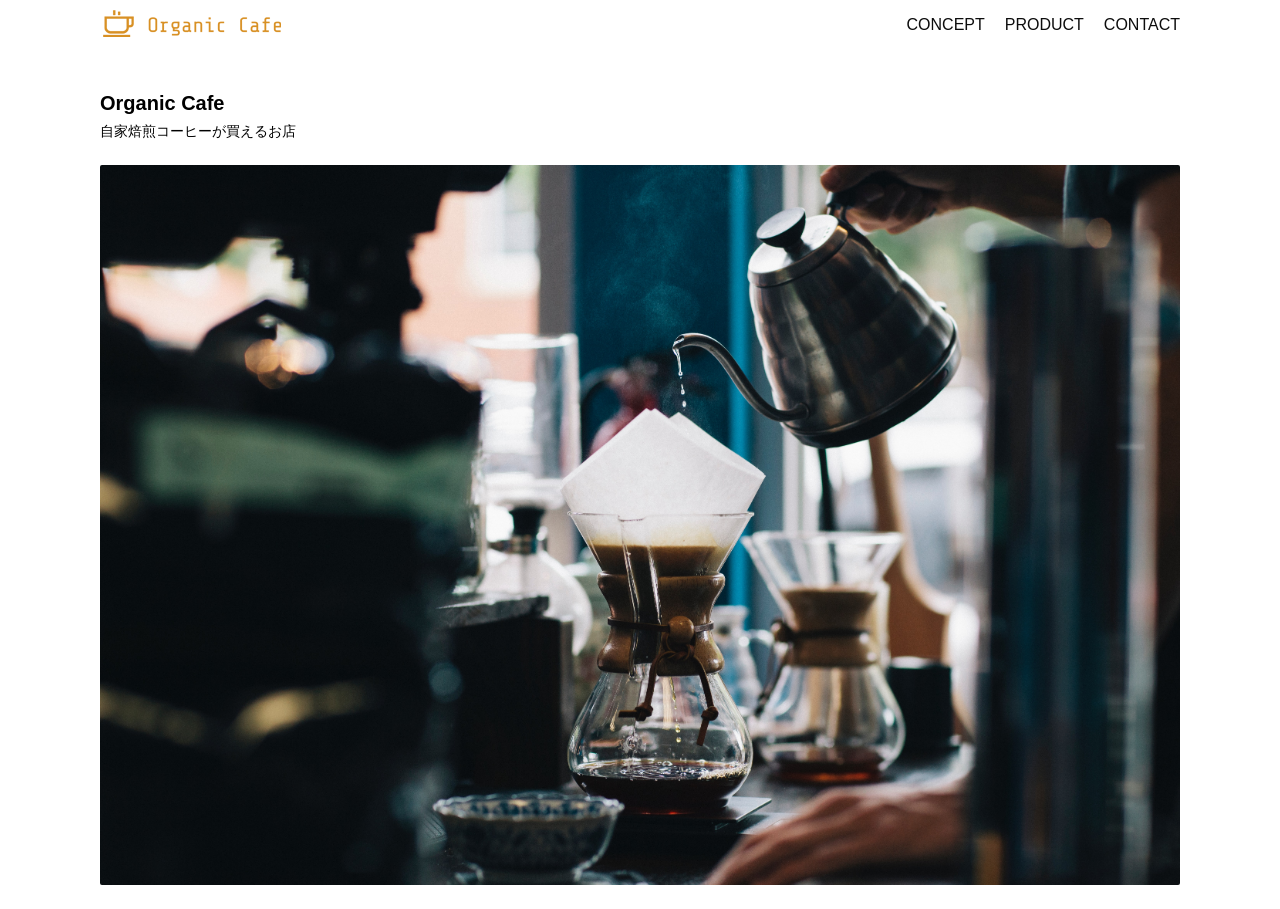
<file: html-css-kadai_013/index.html>
<!DOCTYPE html>
<html>
<head>
  <title>Organic Cafe</title>
  <meta charset="UTF-8">
  <meta name="viewport" content="width=device-width, initial-scale=1.0">
  <link rel="stylesheet" href="style.css">
</head>
<body>
  <!-- ヘッダー -->
   <header>
    <!-- ロゴ -->
     <a href="index.html" id="logo">
       <img src="images/logo.png" alt="トップページに戻る">
     </a>

     <!-- PC用ナビゲーション -->
      <nav id="nav-pc">
        <ul>
          <li><a href="index.html#concept">CONCEPT</a></li>
          <li><a href="index.html#product">PRODUCT</a></li>
          <li><a href="index.html#contact">CONTACT</a></li>
        </ul>
      </nav>

<!-- スマホ用メニューボタン -->
<img id="menu-sp" src="images/button-menu.png" alt="ナビゲーションを開く" onclick="document.getElementById('nav-sp').style.display = 'block'">

<!-- スマホ用ナビゲーション -->
<nav id="nav-sp">
  <ul>
    <li>
      <img id="close" src="images/button-close.png" alt="ナビゲーションを閉じる" onclick="document.getElementById('nav-sp').style.display = 'none'">
    </li>
    <li>
      <a id="logo-sp" href="index.html" onclick="document.getElementById('nav-sp').style.display = 'none'">
        <img src="images/logo-sp.png" alt="トップページに戻る">
      </a>
    </li>
    <li>
      <a class="menu" href="index.html#concept" onclick="document.getElementById('nav-sp').style.display = 'none'">CONCEPT</a>
    </li>
    <li>
      <a class="menu" href="index.html#product" onclick="document.getElementById('nav-sp').style.display = 'none'">PRODUCT</a>
    </li>
    <li>
      <a class="menu" href="index.html#contact" onclick="document.getElementById('nav-sp').style.display = 'none'">CONTACT</a>
    </li>
  </ul>
</nav>
   </header>
   <main>
    <article>
      <!-- メインビジュアル -->
      <section id="main-visual">
        <div id="main-message">
          <h1>Organic Cafe</h1>
          <p>自家焙煎コーヒーが買えるお店</p>
        </div>
        <img src="images/main-image.jpg" alt="ドリップコーヒーを入れる画像">
      </section>
    </article>
   </main>
</body>
</html>
</file>
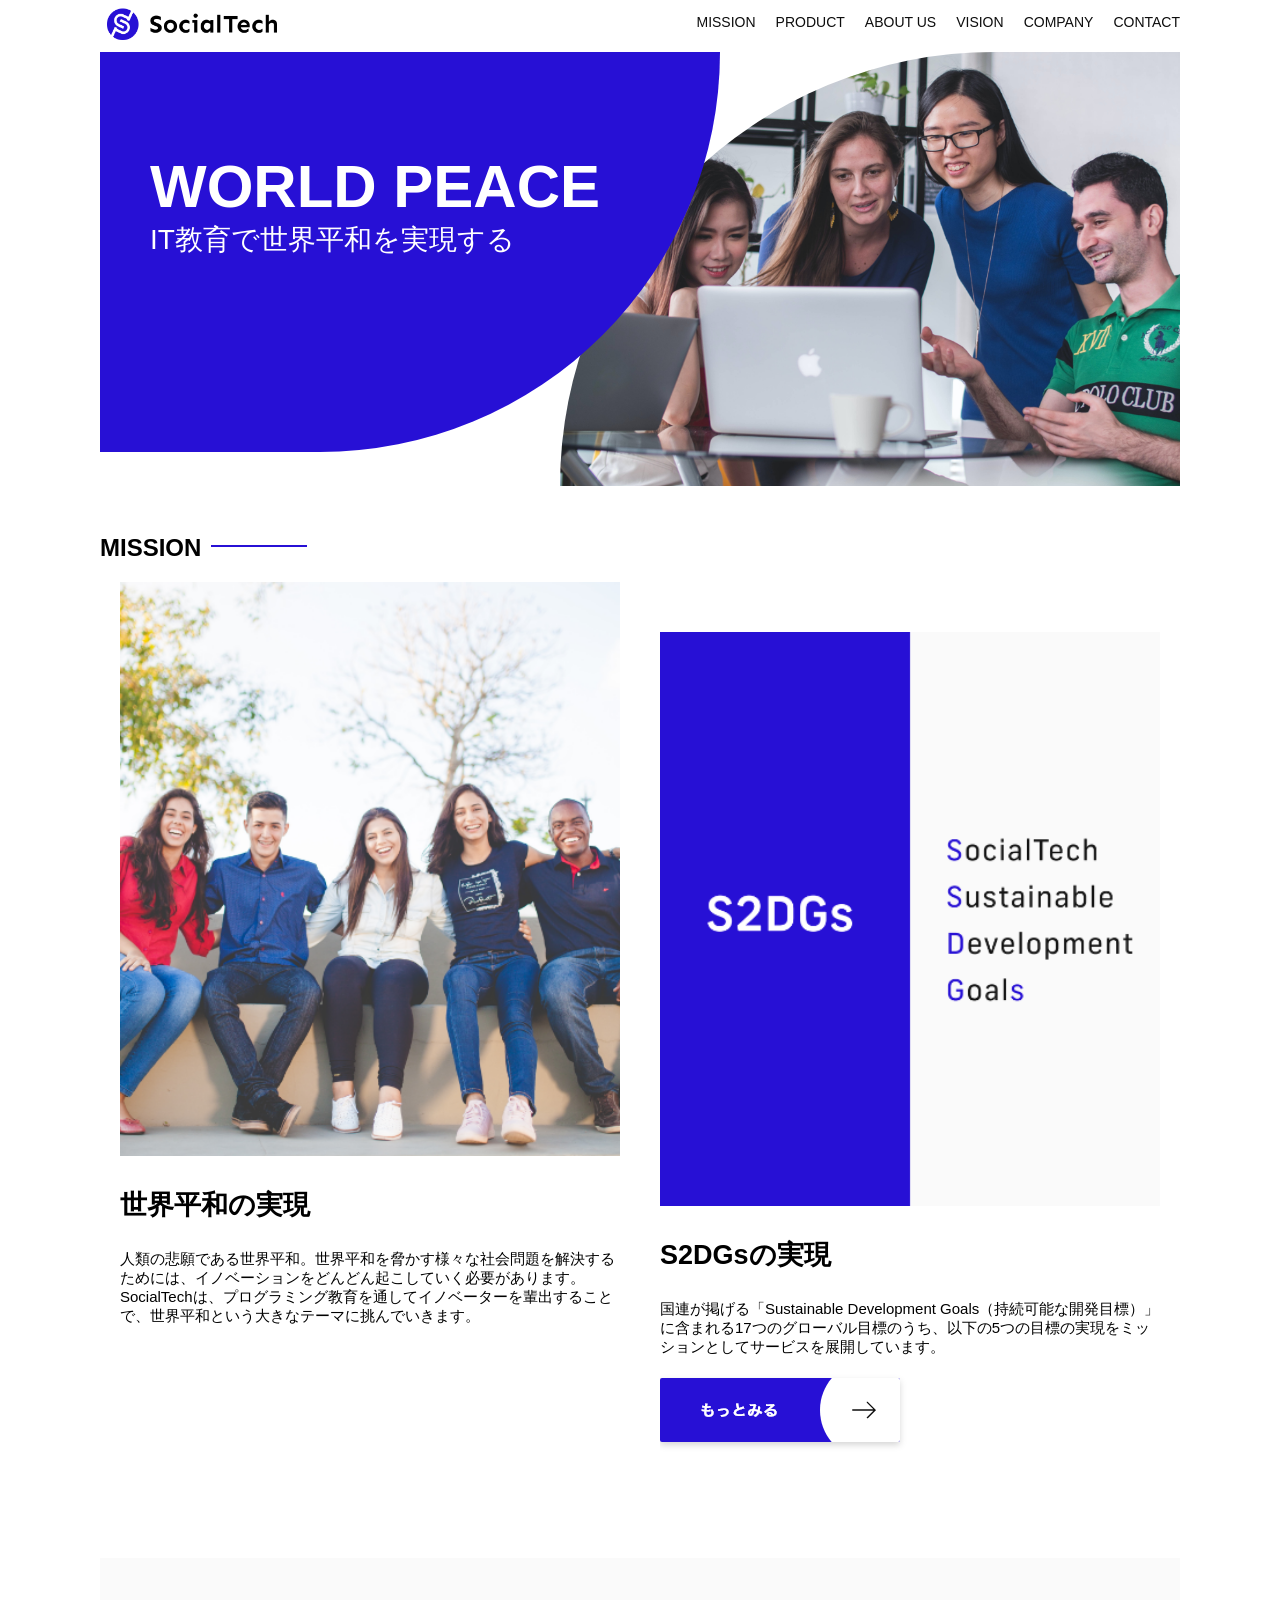
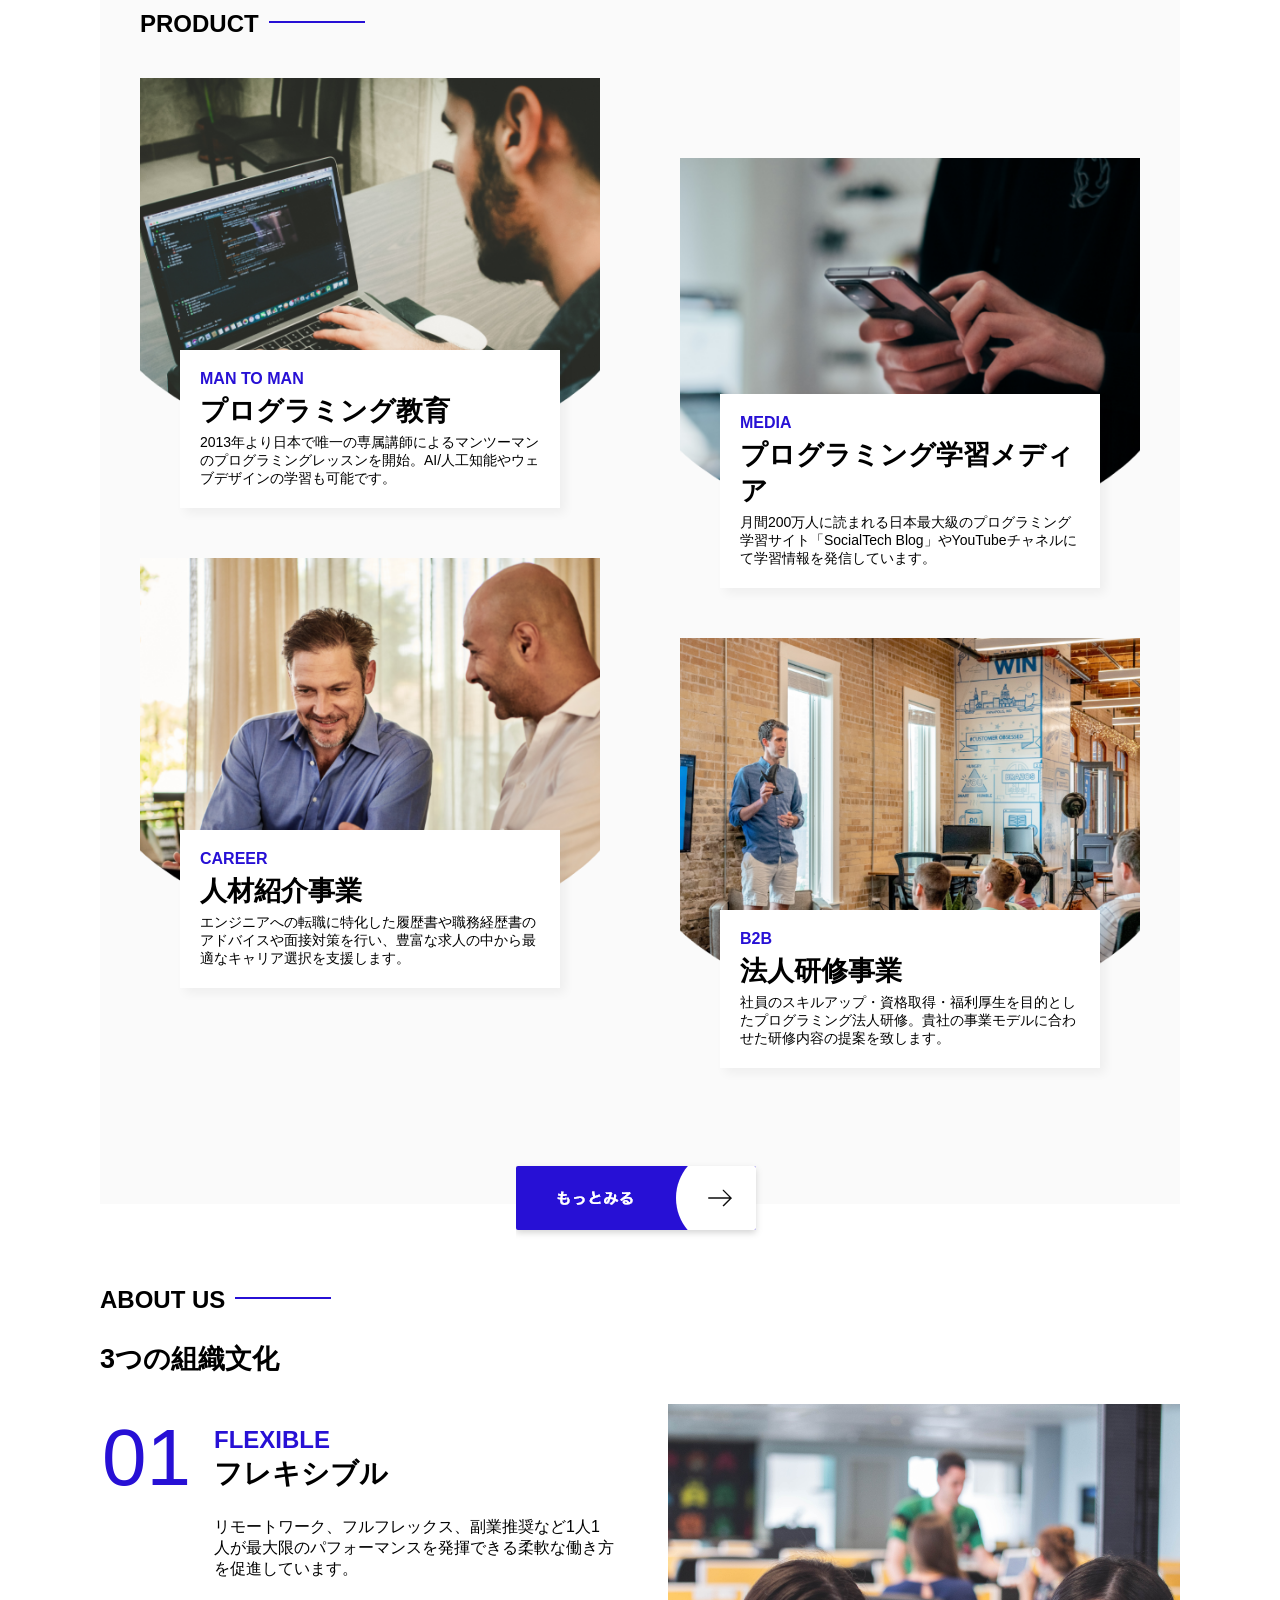
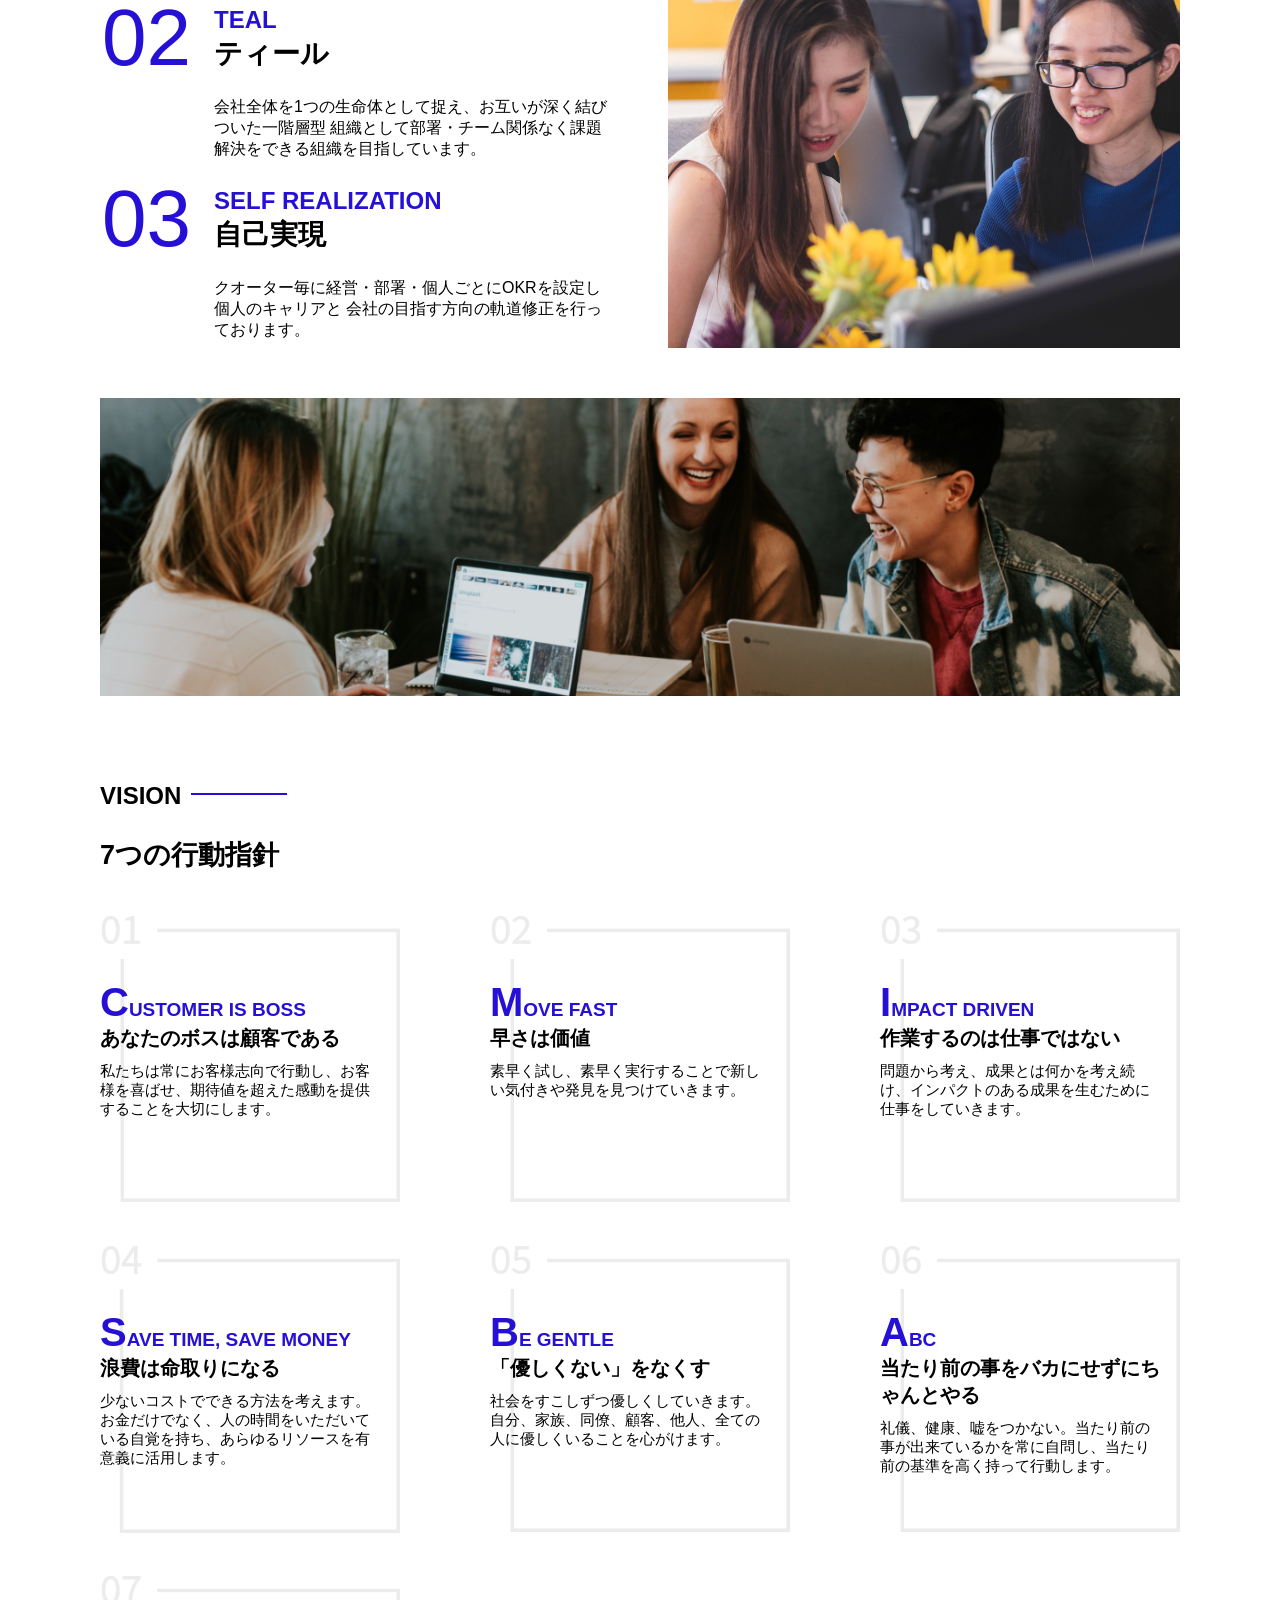
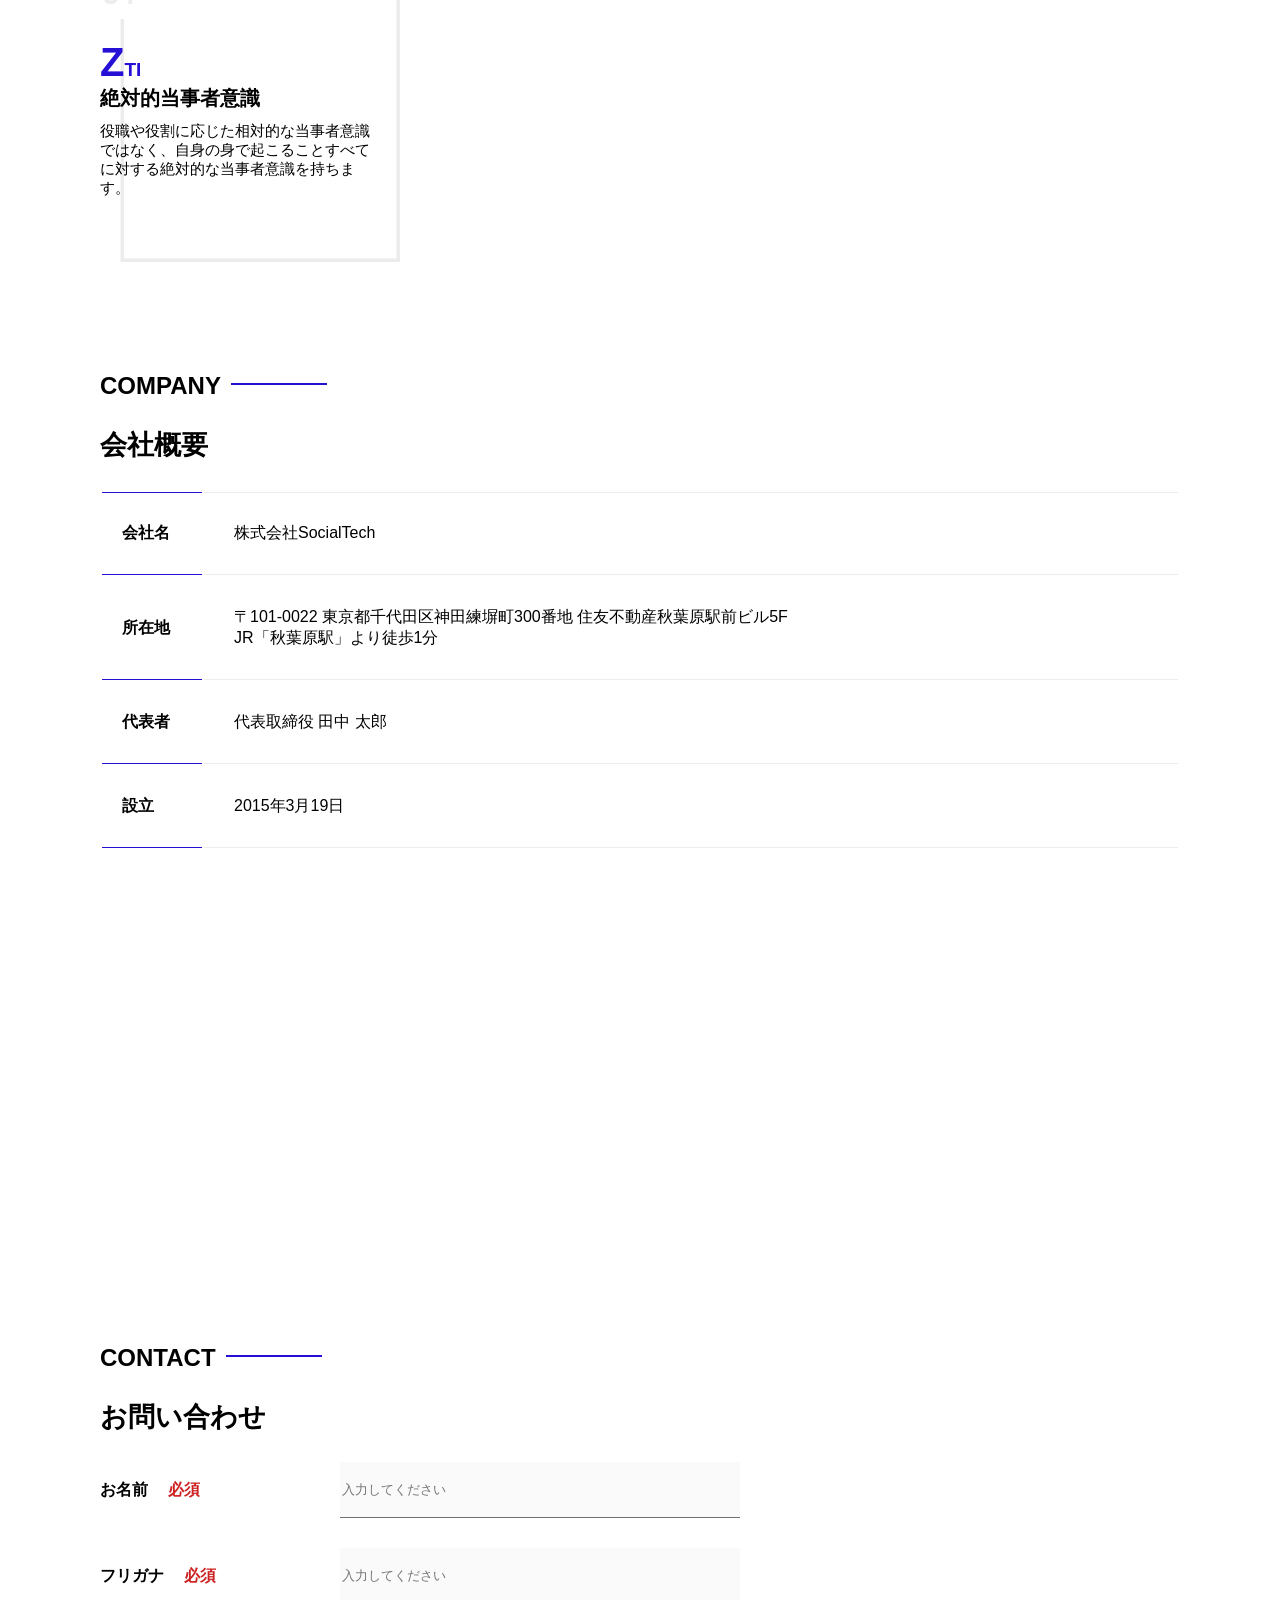
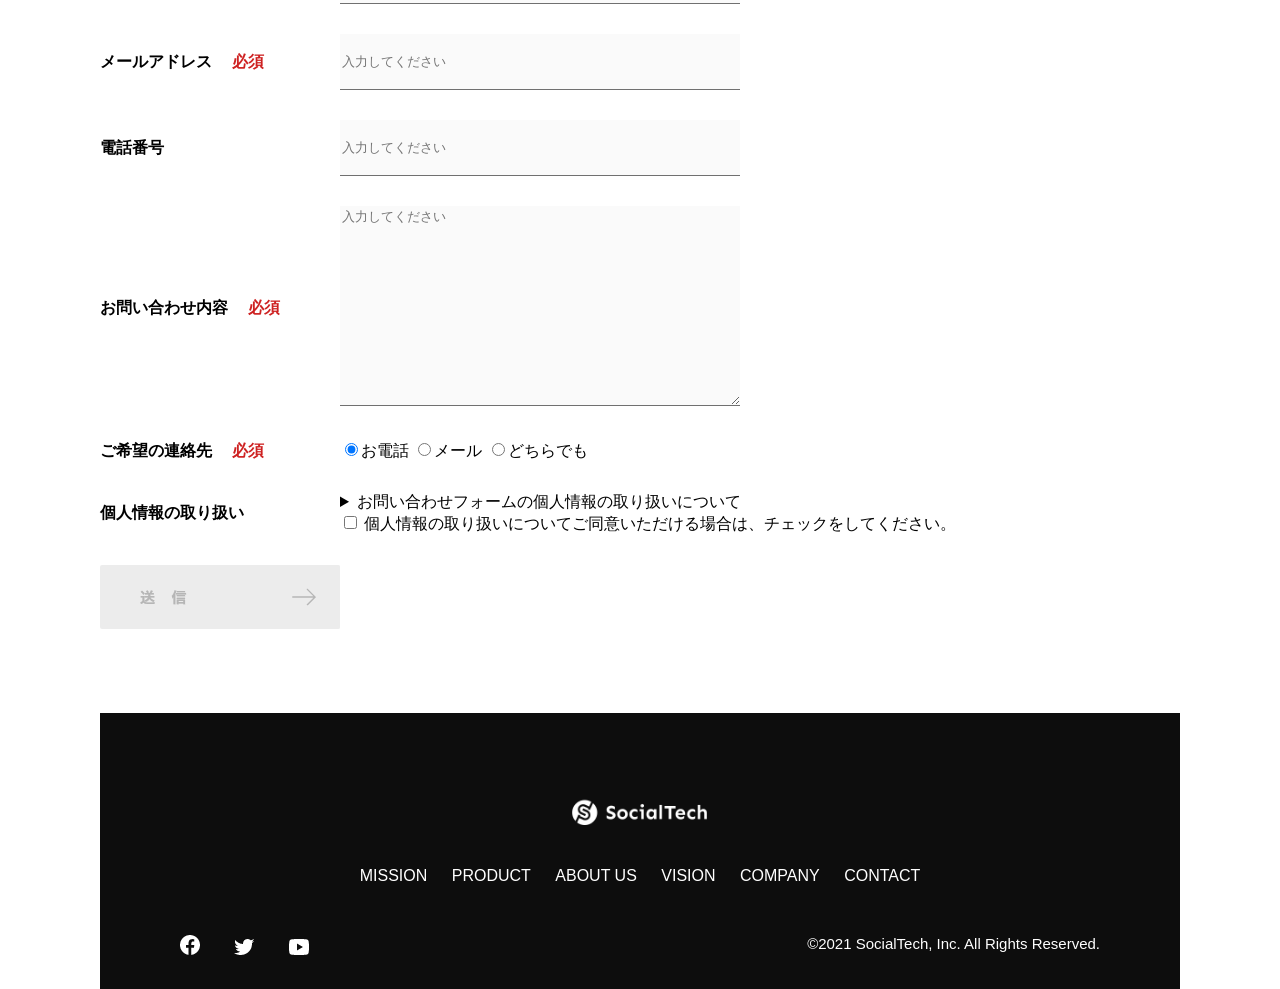
<file: kadai_tutorial_output/index.html>
<!DOCTYPE html>
<html>
<head>
  <title>SocialTech</title>
  <meta charset="UTF-8">
  <meta name="description" content="SocialTechはEdTech業界のリーディングカンパニーを目指します。">
  <meta name="viewport" content="width=device-width, initial-scale=1.0">
  <link rel="stylesheet" href="style.css">
</head>
<body>
  <!-- ヘッダー -->
  <header>
    <!-- ロゴ -->
    <a href="index.html" id="logo">
      <img src="images/logo.png" alt="トップページに戻る">
    </a>

    <!-- PC用ナビゲーション -->
    <nav id="nav-pc">
       <ul>
        <li><a href="mission.html">MISSION</a></li>
        <li><a href="product.html">PRODUCT</a></li>
        <li><a href="index.html#aboutus">ABOUT US</a></li>
        <li><a href="index.html#vision">VISION</a></li>
        <li><a href="index.html#company">COMPANY</a></li>
        <li><a href="index.html#contact">CONTACT</a></li>
       </ul>
   </nav>
   <!-- スマホ用メニューボタン -->
       <button id="menu-sp" onclick="document.getElementById('nav-sp').style.display = 'block'">
         <img src="images/button-menu.png" alt="ナビゲーションを開く">
       </button>
       <!-- スマホ用ナビゲーション -->
       <div id="nav-sp">
         <button id="close" onclick="document.getElementById('nav-sp').style.display = 'none'">
           <img src="images/button-close.png" alt="ナビゲーションを閉じる">
         </button>
 
         <nav>
           <ul>
             <li>
               <a id="logo-sp" href="index.html" onclick="document.getElementById('nav-sp').style.display = 'none'"><img src="images/logo-sp.png" alt="トップページに戻る"></a>
             </li>
             <li><a class="menu" href="mission.html" onclick="document.getElementById('nav-sp').style.display = 'none'">MISSION</a></li>
             <li><a class="menu" href="product.html" onclick="document.getElementById('nav-sp').style.display = 'none'">PRODUCT</a></li>
             <li><a class="menu" href="index.html#aboutus" onclick="document.getElementById('nav-sp').style.display = 'none'">ABOUT US</a></li>
             <li><a class="menu" href="index.html#vision" onclick="document.getElementById('nav-sp').style.display = 'none'">VISION</a></li>
             <li><a class="menu" href="index.html#company" onclick="document.getElementById('nav-sp').style.display = 'none'">COMPANY</a></li>
             <li><a class="menu" href="index.html#contact" onclick="document.getElementById('nav-sp').style.display = 'none'">CONTACT</a></li>
           </ul>
         </nav>
         <div id="sns">
           <a href="https://www.facebook.com/sejuku2013">
             <img src="images/button-facebook.png" alt="Facebookのリンク">
           </a>
           <a href="https://twitter.com/samuraijuku">
             <img src="images/button-twitter.png" alt="Twitterのリンク">
           </a>
           <a href="https://www.youtube.com/channel/UCCFOQO5aDK0xXam4cUQXT8g">
             <img src="images/button-youtube.png" alt="YouTubeのリンク">
           </a>
         </div>
       </div>
  </header>
  <main>
    <article>
      <!-- メインビジュアル -->
      <section id="main-visual">
        <div id="main-message">
            <h1>WORLD PEACE</h1>
            <p>IT教育で世界平和を実現する</p>
        </div>
        <img src="images/index/index-main.png" alt="PCの周りに集まる多国籍の仲間たち">
      </section>
       <!--ミッション-->
      <section id="mission">
        <h2 class="index-h2">MISSION</h2>
        <div id="mission-flex">
          <div>
            <img id="mission-photo" src="images/index/index-mission.png" alt="屋外のベンチで写真を撮影する多国籍の仲間たち">
            <h3>世界平和の実現</h3>
            <p>
              人類の悲願である世界平和。世界平和を脅かす様々な社会問題を解決するためには、イノベーションをどんどん起こしていく必要があります。SocialTechは、プログラミング教育を通してイノベーターを輩出することで、世界平和という大きなテーマに挑んでいきます。
            </p>
          </div>
          <div>
            <img id="s2dgs" src="images/index/s2dgs.png" alt="S2DGs">
            <h3>S2DGsの実現</h3>
            <p>国連が掲げる「Sustainable Development Goals（持続可能な開発目標）」に含まれる17つのグローバル目標のうち、以下の5つの目標の実現をミッションとしてサービスを展開しています。</p>
            <a href="mission.html">
              <img src="images/button-more.png" alt="もっとみる">
            </a>
          </div>
        </div>
      </section>
      <!-- プロダクト -->
      <section id="product">
       <h2 class="index-h2">PRODUCT</h2>
        <div class="product-flex">
         <div id="product-left">
          <div>
               <img class="product-photo" src="images/index/index-mantoman.png" alt="PCでコードを書く男性">
               <div class="product-explain">
                 <span>MAN TO MAN</span>
                 <h3>プログラミング教育</h3>
                 <p>2013年より日本で唯一の専属講師によるマンツーマンのプログラミングレッスンを開始。AI/人工知能やウェブデザインの学習も可能です。</p>
               </div>
             </div>
             <div>
               <img class="product-photo" src="images/index/index-career.png" alt="笑顔で話し合う2人の男性">
               <div class="product-explain">
                 <span>CAREER</span>
                 <h3>人材紹介事業</h3>
                 <p>エンジニアへの転職に特化した履歴書や職務経歴書のアドバイスや面接対策を行い、豊富な求人の中から最適なキャリア選択を支援します。</p>
               </div>
             </div>
         </div>
         <div id="product-right">
           <div>
              <img class="product-photo" src="images/index/index-media.png" alt="スマートフォンを操作する人">
              <div class="product-explain">
                <span>MEDIA</span>
                <h3>プログラミング学習メディア</h3>
                <p>月間200万人に読まれる日本最大級のプログラミング学習サイト「SocialTech Blog」やYouTubeチャネルにて学習情報を発信しています。</p>
              </div>
            </div>
            <div>
              <img class="product-photo" src="images/index/index-b2b.png" alt="講演中の男性とそれを聴く人々">
              <div class="product-explain">
                <span>B2B</span>
                <h3>法人研修事業</h3>
                <p>社員のスキルアップ・資格取得・福利厚生を目的としたプログラミング法人研修。貴社の事業モデルに合わせた研修内容の提案を致します。</p>
              </div>
            </div>
          </div>
        </div>
        <div id="product-more">
          <a href="product.html">
            <img src="images/button-more.png" alt="もっとみる">
          </a>
        </div>
      </section>
      <!-- ABOUT US -->
      <section id="aboutus">
        <h2 class="index-h2">ABOUT US</h2>
        <h3>3つの組織文化</h3>
        <div>
          <table class="culture-table">
            <tr>
              <td class="culture-num">01</td>
              <th><span class="culture-en">FLEXIBLE</span><br>フレキシブル</th>
            </tr>
            <tr>
              <td>
                <!--空のセル-->
              </td>
              <td class="culture-description">リモートワーク、フルフレックス、副業推奨など1人1人が最大限のパフォーマンスを発揮できる柔軟な働き方を促進しています。</td>
            </tr>
            <tr>
              <td class="culture-num">02</td>
              <th><span class="culture-en">TEAL</span><br>ティール</th>
            </tr>
            <tr>
              <td>
                <!--空のセル-->
              </td>
              <td class="culture-description">会社全体を1つの生命体として捉え、お互いが深く結びついた一階層型 組織として部署・チーム関係なく課題解決をできる組織を目指しています。</td>
            </tr>
            <tr>
              <td class="culture-num">03</td>
              <th><span class="culture-en">SELF REALIZATION</span><br>自己実現</th>
            </tr>
            <tr>
              <td>
                <!--空のセル-->
              </td>
              <td class="culture-description">クオーター毎に経営・部署・個人ごとにOKRを設定し個人のキャリアと 会社の目指す方向の軌道修正を行っております。</td>
            </tr>
          </table>
          <img class="culture-img" src="images/index/index-aboutus1.png" alt="笑顔で話し合う2人の女性">
        </div>
        <img class="culture-img2" src="images/index/index-aboutus2.png" alt="笑顔で話し合う3人の男女">
      </section>
      <!-- VISION -->
      <section id="vision">
        <h2 class="index-h2">VISION</h2>
        <h3>7つの行動指針</h3>
        <div>
           <div class="vision-box">
               <img src="images/index/vision-01.png" alt="01">
               <div>
                 <h4>CUSTOMER IS BOSS</h4>
                 <h5>あなたのボスは顧客である</h5>
                 <p>私たちは常にお客様志向で行動し、お客様を喜ばせ、期待値を超えた感動を提供することを大切にします。</p>
               </div>
             </div>
             <div class="vision-box">
               <img src="images/index/vision-02.png" alt="02">
               <div>
                 <h4>MOVE FAST</h4>
                 <h5>早さは価値</h5>
                 <p>素早く試し、素早く実行することで新しい気付きや発見を見つけていきます。</p>
               </div>
             </div>
             <div class="vision-box">
               <img src="images/index/vision-03.png" alt="03">
               <div>
                 <h4>IMPACT DRIVEN</h4>
                 <h5>作業するのは仕事ではない</h5>
                 <p>問題から考え、成果とは何かを考え続け、インパクトのある成果を生むために仕事をしていきます。</p>
               </div>
             </div>
             <div class="vision-box">
               <img src="images/index/vision-04.png" alt="04">
               <div>
                 <h4>SAVE TIME, SAVE MONEY</h4>
                 <h5>浪費は命取りになる</h5>
                 <p>少ないコストでできる方法を考えます。お金だけでなく、人の時間をいただいている自覚を持ち、あらゆるリソースを有意義に活用します。</p>
               </div>
             </div>
             <div class="vision-box">
               <img src="images/index/vision-05.png" alt="05">
               <div>
                 <h4>BE GENTLE</h4>
                 <h5>「優しくない」をなくす</h5>
                 <p>社会をすこしずつ優しくしていきます。自分、家族、同僚、顧客、他人、全ての人に優しくいることを心がけます。</p>
               </div>
             </div>
             <div class="vision-box">
               <img src="images/index/vision-06.png" alt="06">
               <div>
                 <h4>ABC</h4>
                 <h5>当たり前の事をバカにせずにちゃんとやる</h5>
                 <p>礼儀、健康、嘘をつかない。当たり前の事が出来ているかを常に自問し、当たり前の基準を高く持って行動します。</p>
               </div>
             </div>
             <div class="vision-box">
               <img src="images/index/vision-07.png" alt="07">
               <div>
                 <h4>ZTI</h4>
                 <h5>絶対的当事者意識</h5>
                 <p>役職や役割に応じた相対的な当事者意識ではなく、自身の身で起こることすべてに対する絶対的な当事者意識を持ちます。</p>
               </div>
             </div>
        </div>
      </section>
      <!-- COMPANY -->
      <section id="company">
        <h2 class="index-h2">COMPANY</h2>
        <h3>会社概要</h3>
        <table id="company-table">
             <tr>
               <th class="tableheader tableheader-first">会社名</th>
               <td class="cell cell-first">株式会社SocialTech</td>
             </tr>
             <tr>
               <th class="tableheader">所在地</th>
               <td class="cell">〒101-0022 東京都千代田区神田練塀町300番地 住友不動産秋葉原駅前ビル5F<br>JR「秋葉原駅」より徒歩1分</td>
             </tr>
             <tr>
               <th class="tableheader">代表者</th>
               <td class="cell">代表取締役 田中 太郎</td>
             </tr>
             <tr>
               <th class="tableheader">設立</th>
               <td class="cell">2015年3月19日</td>
             </tr>
           </table>
           <iframe 
 src="https://www.google.com/maps/embed?pb=!1m18!1m12!1m3!1d3240.0688551336807!2d139.7720776771055!3d35.69992317258124!2m3!1f0!2f0!3f0!3m2!1i1024!2i768!4f13.1!3m3!1m2!1s0x60188fee13660e23%3A0x77137876edf742ac!2z5L2P5Y-L5LiN5YuV55Sj56eL6JGJ5Y6f6aeF5YmN44OT44Or!5e0!3m2!1sja!2sjp!4v1704858013291!5m2!1sja!2sjp" 
 style="border: 0" allowfullscreen="" loading="lazy">
 </iframe>
      </section>
      <!-- お問い合わせフォーム -->
      <section id="contact">
        <h2 class="index-h2">CONTACT</h2>
        <h3>お問い合わせ</h3>
        <form>
          <div>
            <div class="contact-heading">
              <label class="contact-label">お名前<span class="contact-span">必須</span></label>
            </div>
            <div>
              <input type="text" name="name" placeholder="入力してください" class="contact-textbox">
            </div>
          </div>
          <div>
            <div class="contact-heading">
              <label class="contact-label">フリガナ<span class="contact-span">必須</span></label>
            </div>
            <div>
              <input type="text" name="hurigana" placeholder="入力してください" class="contact-textbox">
            </div>
          </div>
          <div>
            <div class="contact-heading">
              <label class="contact-label">メールアドレス<span class="contact-span">必須</span></label>
            </div>
            <div>
              <input type="text" name="email" placeholder="入力してください" class="contact-textbox">
            </div>
          </div>
          <div>
            <div class="contact-heading">
              <label class="contact-label">電話番号</label>
            </div>
            <div>
              <input type="text" name="tel" placeholder="入力してください" class="contact-textbox">
            </div>
          </div>
          <div>
            <div class="contact-heading">
              <label class="contact-label">お問い合わせ内容<span class="contact-span">必須</span></label>
            </div>
            <div>
              <textarea class="contact-textarea" placeholder="入力してください" name="message"></textarea>
            </div>
          </div>
          <div>
            <div class="contact-heading">
              <label class="contact-label">ご希望の連絡先<span class="contact-span">必須</span></label>
            </div>
            <div>
              <input class="radiobutton" type="radio" value="tel" name="contact" checked><label>お電話</label>
              <input class="radiobutton" type="radio" value="mail" name="contact"><label>メール</label>
              <input class="radiobutton" type="radio" value="both" name="contact"><label>どちらでも</label>
            </div>
          </div>
          <div>
               <div class="contact-heading">
                 <label class="contact-label">個人情報の取り扱い</label>
               </div>
               <div>
                 <details>
                   <summary>お問い合わせフォームの個人情報の取り扱いについて</summary>
                   <div>
                     <dl>
                       <dt>１．組織の名称又は氏名</dt>
                       <dd>株式会社SocialTech</dd>
                       <dt>２．個人情報保護管理者（若しくはその代理人）の氏名又は職名、所属及び連絡先</dt>
                       <dd>
                         <p>鈴木 一郎 コーポレート部</p>
                         <p>メールアドレス：samurai@example.com</p>
                         <p>TEL：03-1234-5678</p>
                       </dd>
                       <dt>３．個人情報の利用目的</dt>
                       <dd>
                         <ul>
                           <li>本サービス及び本サービスに関連する情報の提供又はそれらに関する連絡のため</li>
                           <li>ユーザーの本人確認のため</li>
                           <li>当社サービスのご案内のため</li>
                           <li>当社の商品等の広告または宣伝（電子メールによるものを含むものとします。）</li>
                         </ul>
                       </dd>
                       <dt>４．個人情報の取り扱い業務の委託</dt>
                       <dd>個人情報の取扱業務の全部または一部を外部に業務委託する場合があります。その際、弊社は、個人情報を適切に保護できる管理体制を敷き実行していることを条件として委託先を厳選したうえで、機密保持契約を委託先と締結し、お客様の個人情報を厳密に管理させます。</dd>
                       <dt>５．個人情報の開示等の請求</dt>
                       <dd>
                         お客様は、弊社に対してご自身の個人情報の開示等（利用目的の通知、開示、内容の訂正・追加・削除、利用の停止または消去、第三者への提供の停止）に関して、当社問合わせ窓口に申し出ることができます。<br>
                         その際、弊社はお客様ご本人を確認させていただいたうえで、合理的な期間内に対応いたします。<br>
                         なお、個人情報に関する弊社問合わせ先は、次の通りです。
                       </dd>
                       <dd>
                         <p>株式会社SocialTech　個人情報問合せ窓口</p>
                         <p>〒150-0043　東京都千代田区神田練塀町300番地 住友不動産秋葉原駅前ビル5F</p>
                         <p>メールアドレス：samurai@example.com　TEL：03-1234-5678</p>
                       </dd>
 
                       <dt>６．個人情報を提供されることの任意性について</dt>
                       <dd>お客様がご自身の個人情報を弊社に提供されるか否かは、お客様のご判断によりますが、もしご提供されない場合には、適切なサービスが提供できない場合がありますので予めご了承ください。</dd>
                     </dl>
                   </div>
                 </details>
                 <input type="checkbox" name="agree">
                 <span>個人情報の取り扱いについてご同意いただける場合は、チェックをしてください。</span>
               </div>
             </div>
             <input type="image" src="images/button-submit.png" alt="送信する">
        </form>
      </section>
    </article>
  </main>

  <footer>
      <div id="footer-logo">
        <img src="images/logo-sp.png" alt="SocialTech">
      </div>
      <div id="footer-link">
        <a href="mission.html">MISSION</a>
        <a href="product.html">PRODUCT</a>
        <a href="index.html#aboutus">ABOUT US</a>
        <a href="index.html#vision">VISION</a>
        <a href="index.html#company">COMPANY</a>
        <a href="index.html#contact">CONTACT</a>
      </div>
      <div id="sns-footer">
         <div class="sns-btns">
           <a href="https://www.facebook.com/sejuku2013"><img src="images/button-facebook.png" alt="Facebookのリンク"></a>
           <a href="https://twitter.com/samuraijuku"><img src="images/button-twitter.png" alt="Twitterのリンク"></a>
           <a href="https://www.youtube.com/channel/UCCFOQO5aDK0xXam4cUQXT8g"><img src="images/button-youtube.png" alt="YouTubeのリンク"></a>
         </div>
         <p id="copyright">&copy;2021 SocialTech, Inc. All Rights Reserved.</p>
       </div>
    </footer>

</body>

</html>
</file>
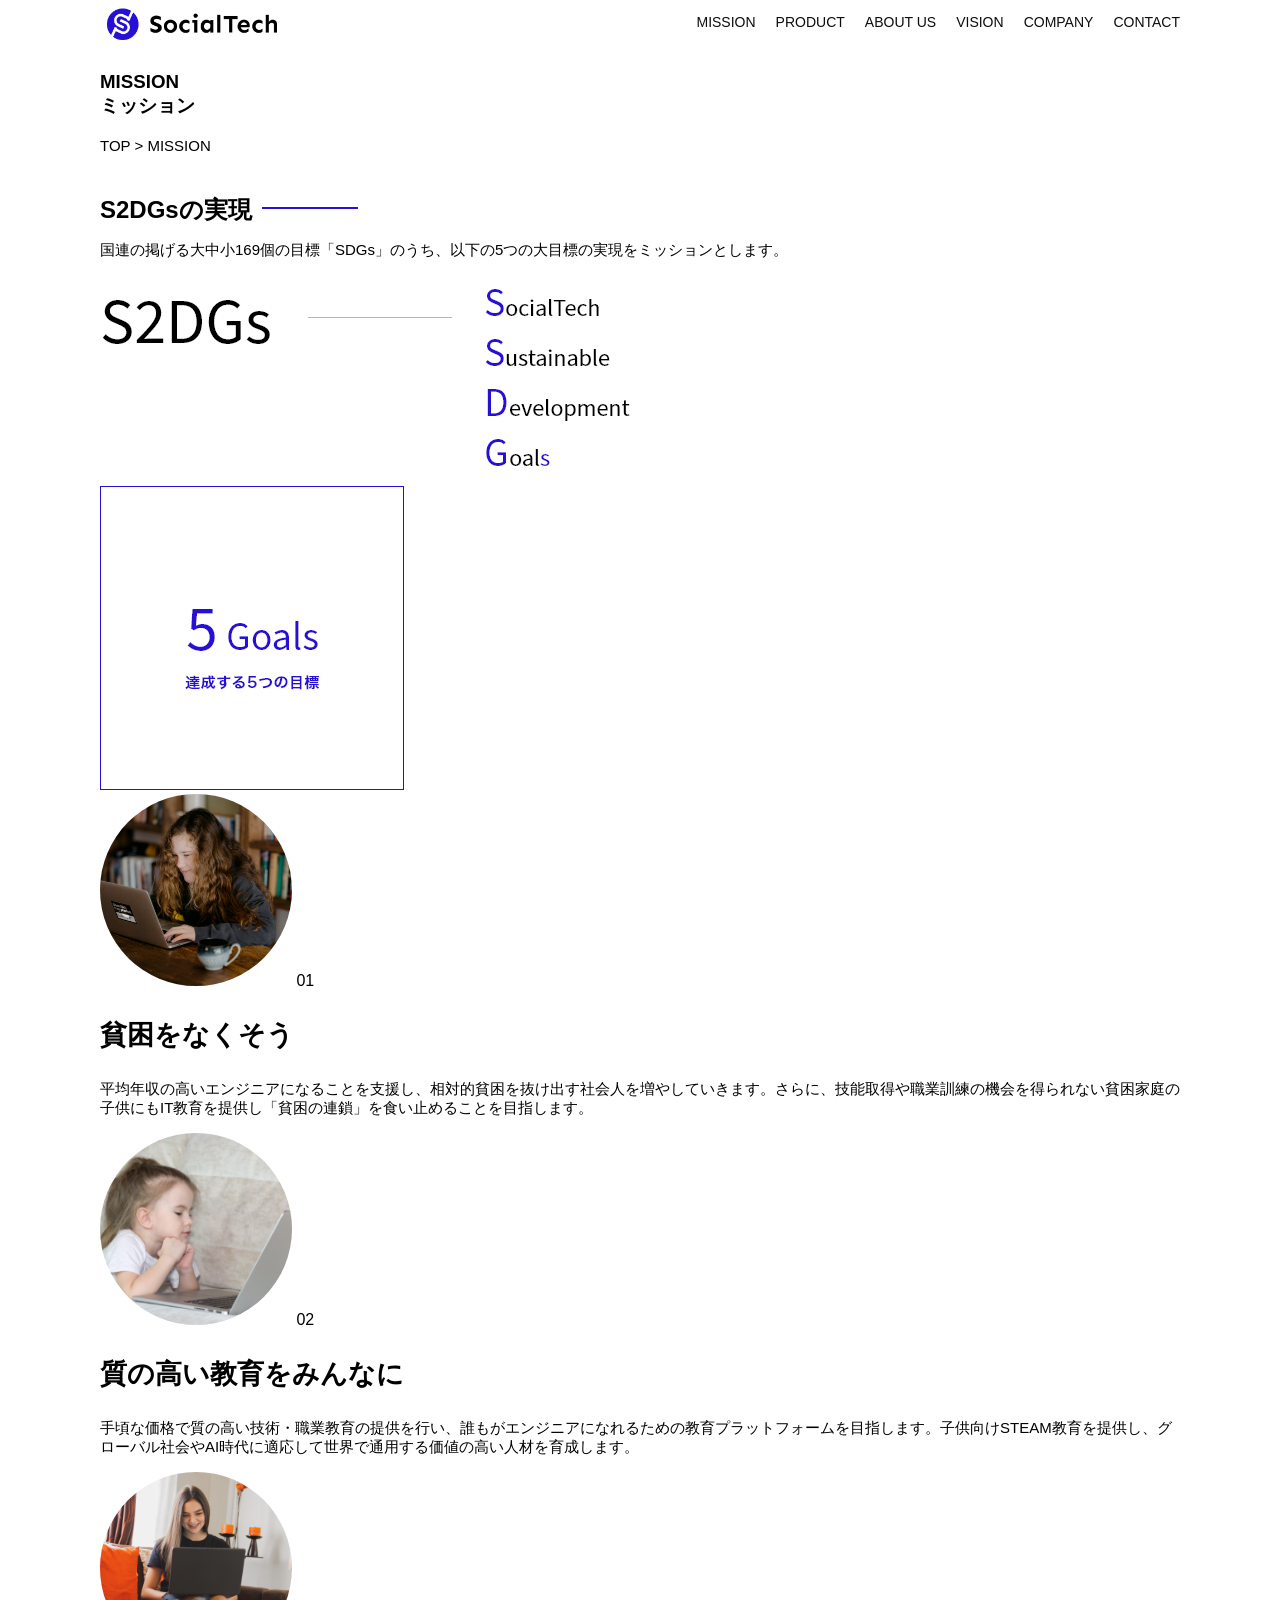
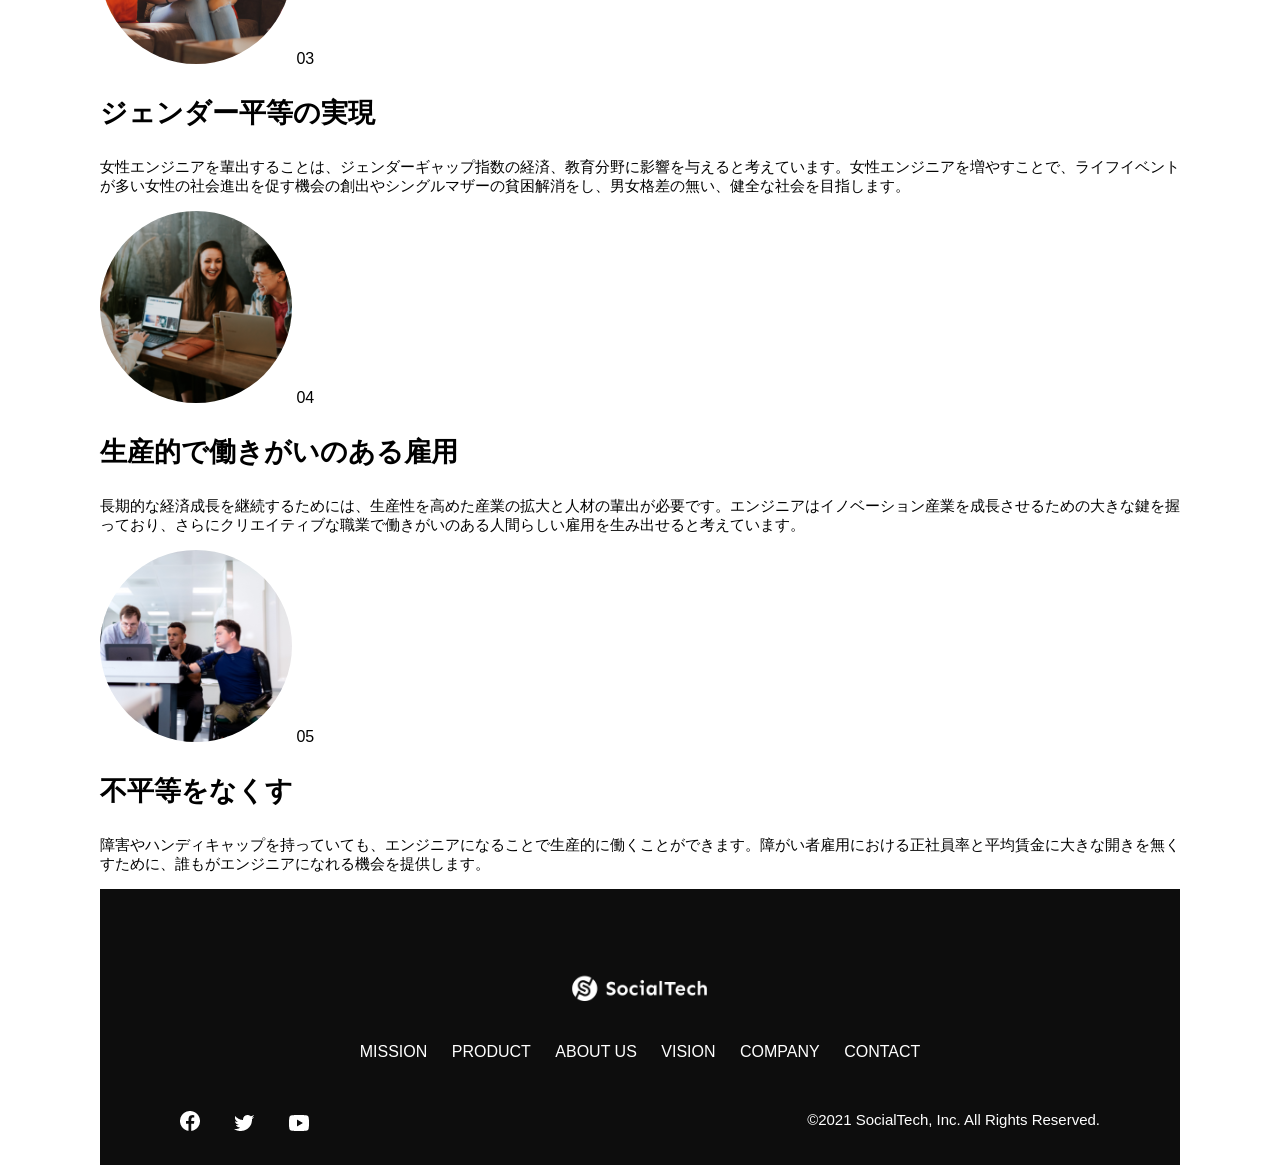
<file: kadai_tutorial_output/mission.html>
<!DOCTYPE html>
<html>
  <head>
    <title>SocialTech - MISSION ミッション -</title>
    <meta charset="utf-8">
    <meta name="description" content="SocialTechが目指す5つの目標（S2DGs）を紹介します">
    <meta name="viewport" content="width=device-width, initial-scale=1.0">
    <link rel="stylesheet" href="style.css">
  </head>

  <body>
    <!-- ヘッダー -->
    <header>
      <!-- ロゴ -->
      <a href="index.html" id="logo">
        <img src="images/logo.png" alt="トップページに戻る">
      </a>

      <!-- PC用ナビゲーション -->
      <nav id="nav-pc">
        <ul>
          <li><a href="mission.html">MISSION</a></li>
          <li><a href="product.html">PRODUCT</a></li>
          <li><a href="index.html#aboutus">ABOUT US</a></li>
          <li><a href="index.html#vision">VISION</a></li>
          <li><a href="index.html#company">COMPANY</a></li>
          <li><a href="index.html#contact">CONTACT</a></li>
        </ul>
      </nav>

      <!-- スマホ用メニューボタン -->
      <button id="menu-sp" onclick="document.getElementById('nav-sp').style.display = 'block'">
        <img src="images/button-menu.png" alt="ナビゲーションを開く">
      </button>

      <!-- スマホ用ナビゲーション -->
      <div id="nav-sp">
        <button id="close" onclick="document.getElementById('nav-sp').style.display = 'none'">
          <img src="images/button-close.png" alt="ナビゲーションを閉じる">
        </button>

        <nav>
          <ul>
            <li>
              <a id="logo-sp" href="index.html" onclick="document.getElementById('nav-sp').style.display = 'none'"><img src="images/logo-sp.png" alt="トップページに戻る"></a>
            </li>
            <li><a class="menu" href="mission.html" onclick="document.getElementById('nav-sp').style.display = 'none'">MISSION</a></li>
            <li><a class="menu" href="product.html" onclick="document.getElementById('nav-sp').style.display = 'none'">PRODUCT</a></li>
            <li><a class="menu" href="index.html#aboutus" onclick="document.getElementById('nav-sp').style.display = 'none'">ABOUT US</a></li>
            <li><a class="menu" href="index.html#vision" onclick="document.getElementById('nav-sp').style.display = 'none'">VISION</a></li>
            <li><a class="menu" href="index.html#company" onclick="document.getElementById('nav-sp').style.display = 'none'">COMPANY</a></li>
            <li><a class="menu" href="index.html#contact" onclick="document.getElementById('nav-sp').style.display = 'none'">CONTACT</a></li>
          </ul>
        </nav>
        <div id="sns">
          <a href="https://www.facebook.com/sejuku2013">
            <img src="images/button-facebook.png" alt="Facebookのリンク">
          </a>
          <a href="https://twitter.com/samuraijuku">
            <img src="images/button-twitter.png" alt="Twitterのリンク">
          </a>
          <a href="https://www.youtube.com/channel/UCCFOQO5aDK0xXam4cUQXT8g">
            <img src="images/button-youtube.png" alt="YouTubeのリンク">
          </a>
        </div>
      </div>
    </header>

    <main>
      <article>
        <section id="mission-main">
           <div class="mission-main-inner">
             <div id="mission-title">
               <h1>MISSION<br><span>ミッション</span></h1>
               <p>TOP > MISSION</p>
             </div>
           </div>
         </section>

         <section id="mission-s2dgs">
            <h2 class="mission-h2">S2DGsの実現</h2>
            <p>国連の掲げる大中小169個の目標「SDGs」のうち、以下の5つの大目標の実現をミッションとします。</p>
            <img src="images/mission/mission-s2dgs.png" alt="S2DGs">
          </section>

          <section id="mission-five-goals">
           <div class="five-goals-image">
             <img src="images/mission/mission-5goals.png" alt="5Goals">
           </div>
           <div class="five-goals-read">
             <div>
               <img class="fivegoals-image-left" src="images/mission/mission-5goals01.png" alt="PCを操作する女の子">
               <span class="fivegoals-number">01</span>
               <h3 class="fivegoals-h3">貧困をなくそう</h3>
               <p class="fivegoals-p">平均年収の高いエンジニアになることを支援し、相対的貧困を抜け出す社会人を増やしていきます。さらに、技能取得や職業訓練の機会を得られない貧困家庭の子供にもIT教育を提供し「貧困の連鎖」を食い止めることを目指します。</p>
             </div>
             <div>
               <img class="fivegoals-image-right" src="images/mission/mission-5goals02.png" alt="PCを見つめる小さい女の子">
               <span class="fivegoals-number">02</span>
               <h3 class="fivegoals-h3">質の高い教育をみんなに</h3>
               <p class="fivegoals-p">手頃な価格で質の高い技術・職業教育の提供を行い、誰もがエンジニアになれるための教育プラットフォームを目指します。子供向けSTEAM教育を提供し、グローバル社会やAI時代に適応して世界で通用する価値の高い人材を育成します。</p>
             </div>
             <div>
               <img class="fivegoals-image-left" src="images/mission/mission-5goals03.png" alt="PCを操作する女性">
               <span class="fivegoals-number">03</span>
               <h3 class="fivegoals-h3">ジェンダー平等の実現</h3>
               <p class="fivegoals-p">女性エンジニアを輩出することは、ジェンダーギャップ指数の経済、教育分野に影響を与えると考えています。女性エンジニアを増やすことで、ライフイベントが多い女性の社会進出を促す機会の創出やシングルマザーの貧困解消をし、男女格差の無い、健全な社会を目指します。</p>
             </div>
             <div>
               <img class="fivegoals-image-right" src="images/mission/mission-5goals04.png" alt="笑顔で話し合う3人の男女">
               <span class="fivegoals-number">04</span>
               <h3 class="fivegoals-h3">生産的で働きがいのある雇用</h3>
               <p class="fivegoals-p">長期的な経済成長を継続するためには、生産性を高めた産業の拡大と人材の輩出が必要です。エンジニアはイノベーション産業を成長させるための大きな鍵を握っており、さらにクリエイティブな職業で働きがいのある人間らしい雇用を生み出せると考えています。</p>
             </div>
             <div>
               <img class="fivegoals-image-left" src="images/mission/mission-5goals05.png" alt="障害を持つ男性が生き生きと働く様子">
               <span class="fivegoals-number">05</span>
               <h3 class="fivegoals-h3">不平等をなくす</h3>
               <p class="fivegoals-p">障害やハンディキャップを持っていても、エンジニアになることで生産的に働くことができます。障がい者雇用における正社員率と平均賃金に大きな開きを無くすために、誰もがエンジニアになれる機会を提供します。</p>
             </div>
           </div>
         </section>
      </article>
    </main>

    <footer>
      <div id="footer-logo">
        <img src="images/logo-sp.png" alt="SocialTech">
      </div>
      <div id="footer-link">
        <a href="mission.html">MISSION</a>
        <a href="product.html">PRODUCT</a>
        <a href="index.html#aboutus">ABOUT US</a>
        <a href="index.html#vision">VISION</a>
        <a href="index.html#company">COMPANY</a>
        <a href="index.html#contact">CONTACT</a>
      </div>
      <div id="sns-footer">
        <div class="sns-btns">
          <a href="https://www.facebook.com/sejuku2013"><img src="images/button-facebook.png" alt="Facebookのリンク"></a>
          <a href="https://twitter.com/samuraijuku"><img src="images/button-twitter.png" alt="Twitterのリンク"></a>
          <a href="https://www.youtube.com/channel/UCCFOQO5aDK0xXam4cUQXT8g"><img src="images/button-youtube.png" alt="YouTubeのリンク"></a>
        </div>
        <p id="copyright">&copy;2021 SocialTech, Inc. All Rights Reserved.</p>
      </div>
    </footer>

  </body>
</html>
</file>
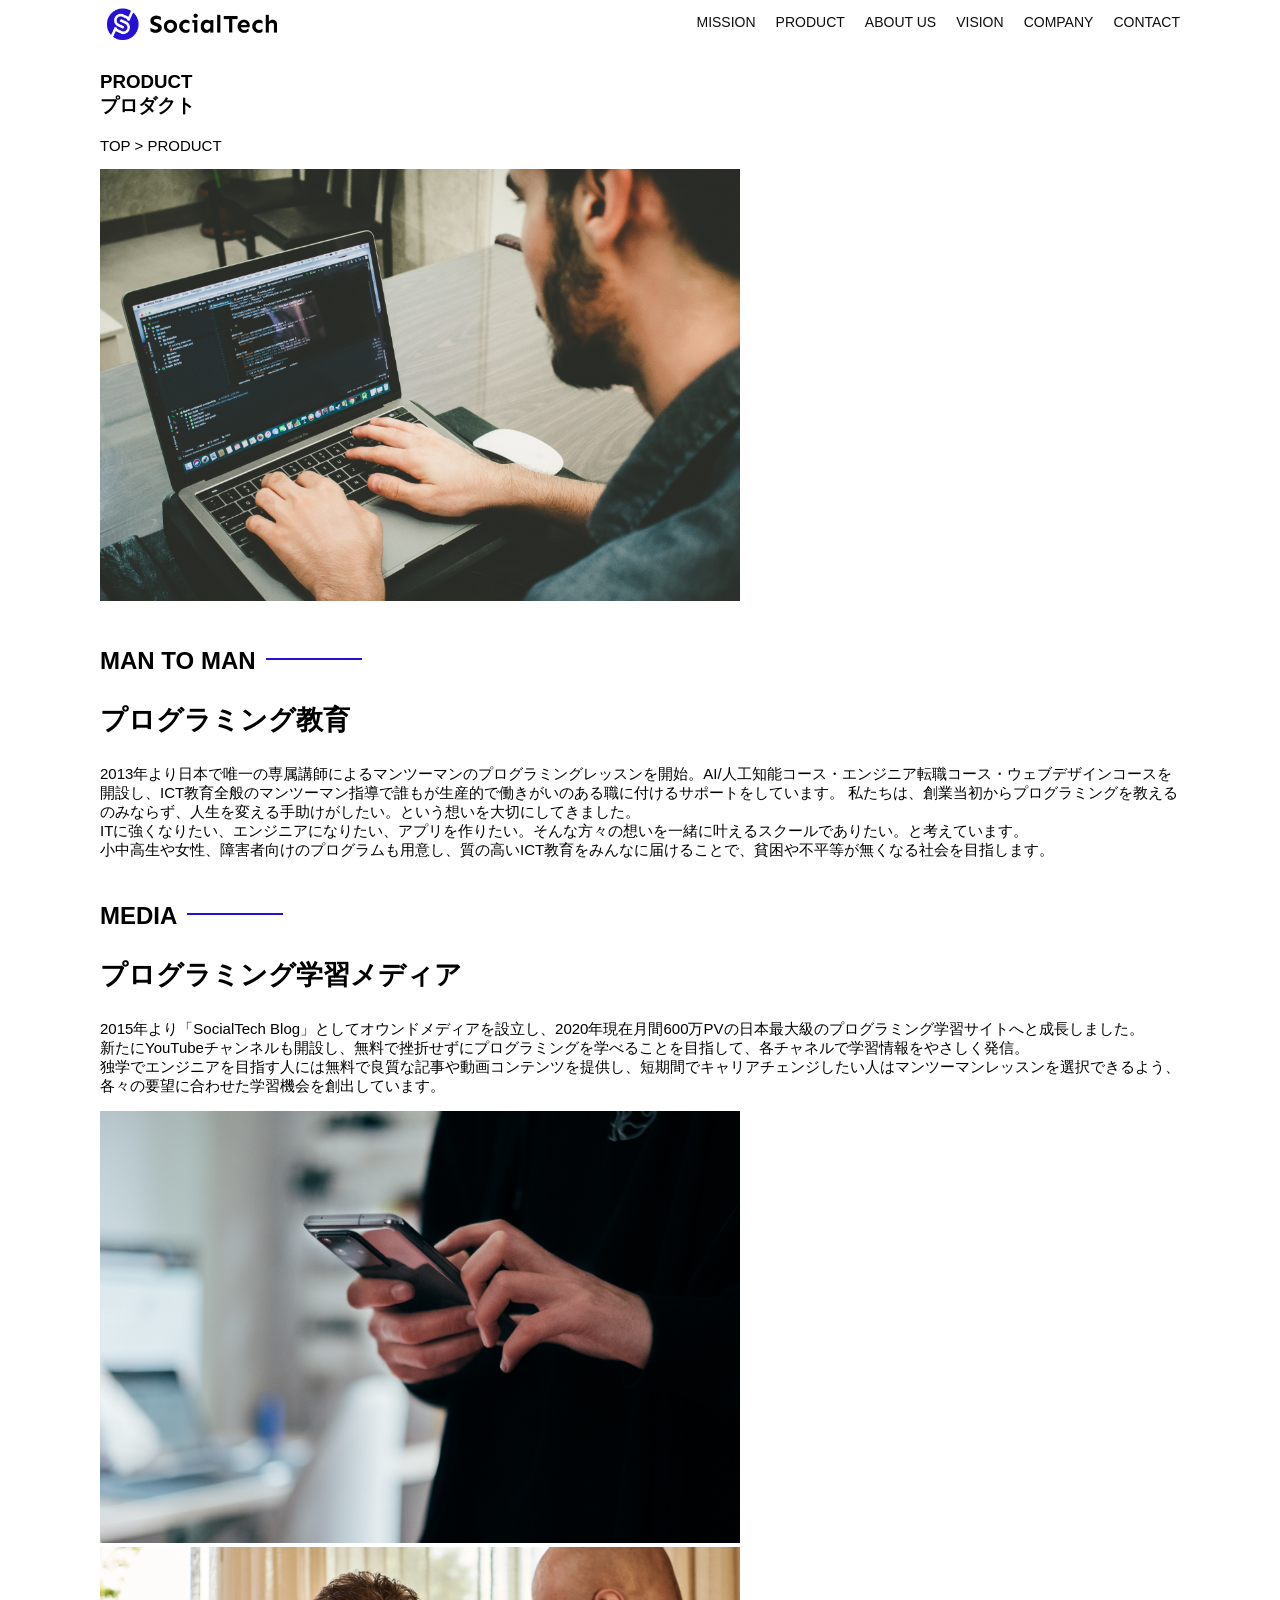
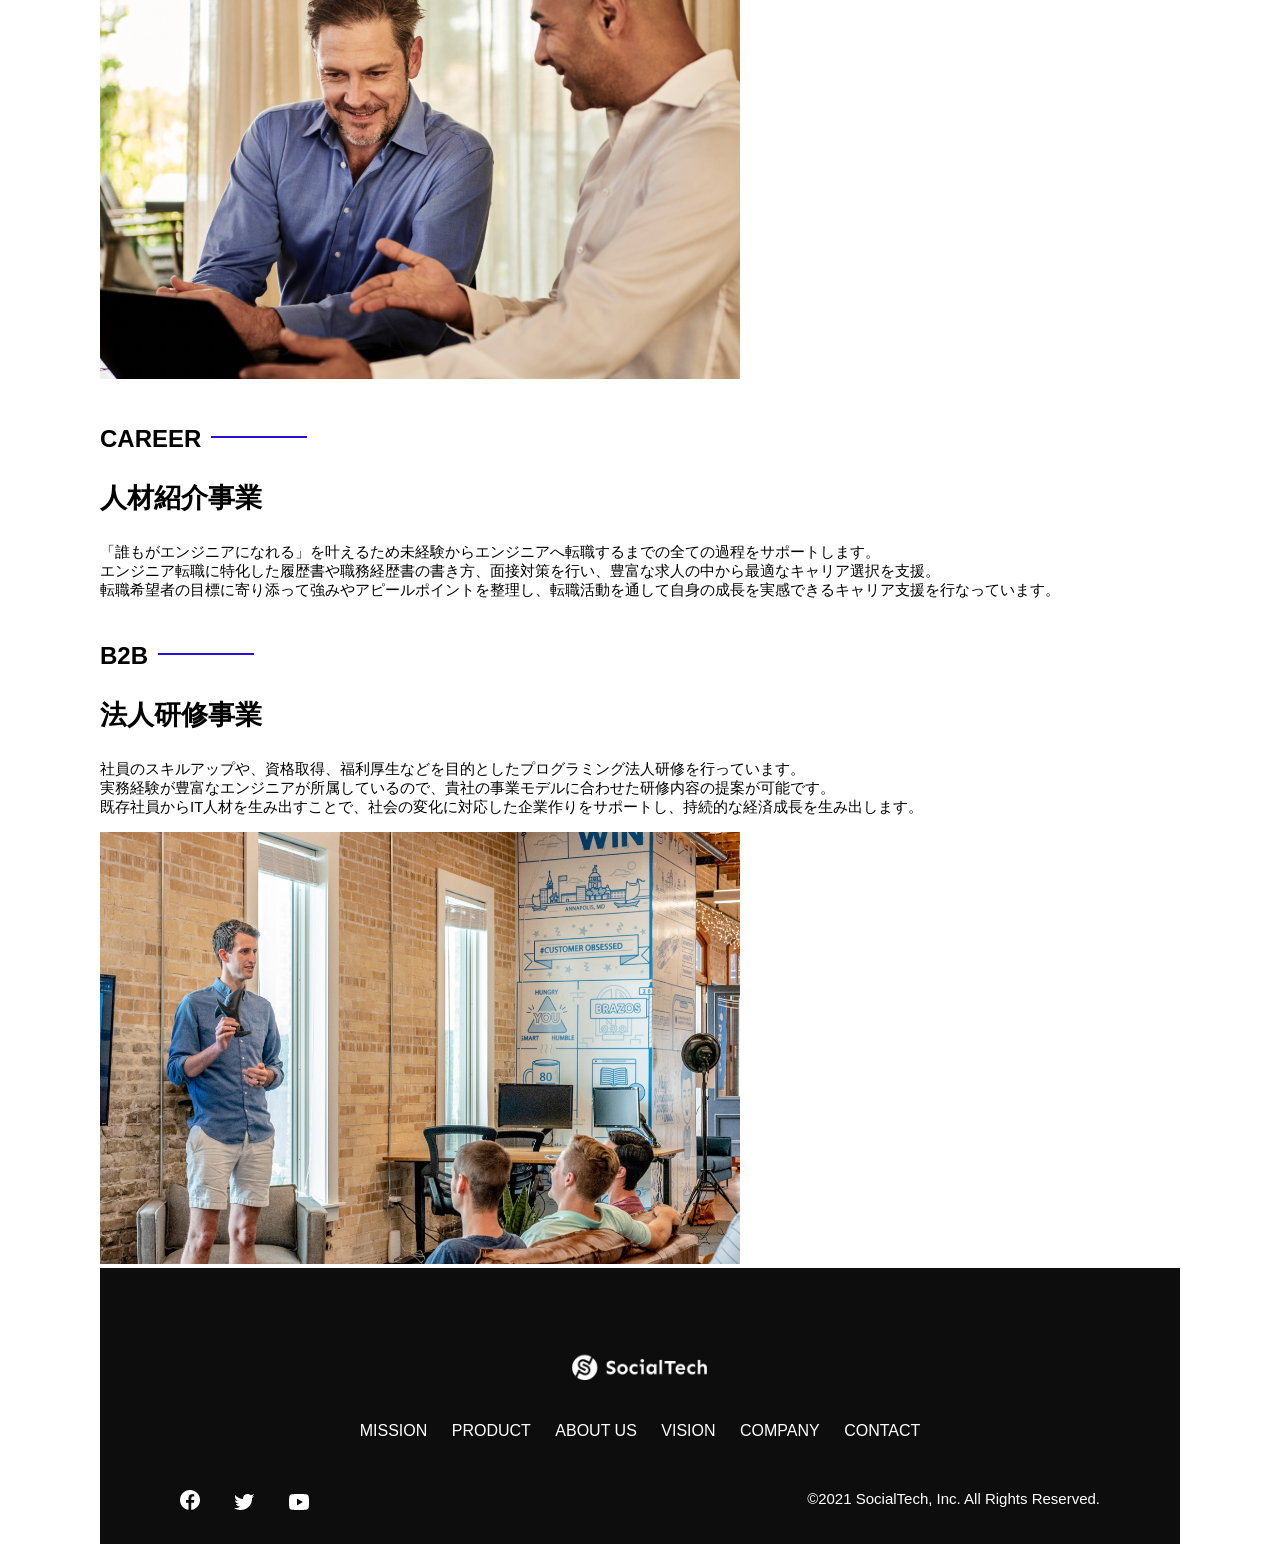
<file: kadai_tutorial_output/product.html>
<!DOCTYPE html>
<html>
  <head>
    <title>SocialTech -PRODUCT プロダクト-</title>
    <meta charset="utf-8">
    <meta name="description" content="SocialTechの4つのプロダクトを紹介します">
    <meta name="viewport" content="width=device-width, initial-scale=1.0">
    <link rel="stylesheet" href="style.css">
  </head>

  <body>
    <!-- ヘッダー -->
    <header>
      <!-- ロゴ -->
      <a href="index.html" id="logo">
        <img src="images/logo.png" alt="トップページに戻る">
      </a>

      <!-- PC用ナビゲーション -->
      <nav id="nav-pc">
        <ul>
          <li><a href="mission.html">MISSION</a></li>
          <li><a href="product.html">PRODUCT</a></li>
          <li><a href="index.html#aboutus">ABOUT US</a></li>
          <li><a href="index.html#vision">VISION</a></li>
          <li><a href="index.html#company">COMPANY</a></li>
          <li><a href="index.html#contact">CONTACT</a></li>
        </ul>
      </nav>

      <!-- スマホ用メニューボタン -->
      <button id="menu-sp" onclick="document.getElementById('nav-sp').style.display = 'block'">
        <img src="images/button-menu.png" alt="ナビゲーションを開く">
      </button>

      <!-- スマホ用ナビゲーション -->
      <div id="nav-sp">
        <button id="close" onclick="document.getElementById('nav-sp').style.display = 'none'">
          <img src="images/button-close.png" alt="ナビゲーションを閉じる">
        </button>

        <nav>
          <ul>
            <li>
              <a id="logo-sp" href="index.html" onclick="document.getElementById('nav-sp').style.display = 'none'"><img src="images/logo-sp.png" alt="トップページに戻る"></a>
            </li>
            <li><a class="menu" href="mission.html" onclick="document.getElementById('nav-sp').style.display = 'none'">MISSION</a></li>
            <li><a class="menu" href="product.html" onclick="document.getElementById('nav-sp').style.display = 'none'">PRODUCT</a></li>
            <li><a class="menu" href="index.html#aboutus" onclick="document.getElementById('nav-sp').style.display = 'none'">ABOUT US</a></li>
            <li><a class="menu" href="index.html#vision" onclick="document.getElementById('nav-sp').style.display = 'none'">VISION</a></li>
            <li><a class="menu" href="index.html#company" onclick="document.getElementById('nav-sp').style.display = 'none'">COMPANY</a></li>
            <li><a class="menu" href="index.html#contact" onclick="document.getElementById('nav-sp').style.display = 'none'">CONTACT</a></li>
          </ul>
        </nav>
        <div id="sns">
          <a href="https://www.facebook.com/sejuku2013">
            <img src="images/button-facebook.png" alt="Facebookのリンク">
          </a>
          <a href="https://twitter.com/samuraijuku">
            <img src="images/button-twitter.png" alt="Twitterのリンク">
          </a>
          <a href="https://www.youtube.com/channel/UCCFOQO5aDK0xXam4cUQXT8g">
            <img src="images/button-youtube.png" alt="YouTubeのリンク">
          </a>
        </div>
      </div>
    </header>

    <main>
      <article>
        <section id="product-main">
           <div class="product-main-inner">
             <div id="product-title">
               <h1>PRODUCT<br><span>プロダクト</span></h1>
               <p>TOP > PRODUCT</p>
             </div>
           </div>
         </section>

         <section class="product-section product-section-left">
           <div class="product-section-img">
             <img src="images/product/product-mantoman.png" alt="PCでコードを書く男性">
           </div>
           <div class="product-read">
             <h2 class="product-h2">MAN TO MAN</h2>
             <h3 class="product-h3">プログラミング教育</h3>
             <p>
               2013年より日本で唯一の専属講師によるマンツーマンのプログラミングレッスンを開始。AI/人工知能コース・エンジニア転職コース・ウェブデザインコースを開設し、ICT教育全般のマンツーマン指導で誰もが生産的で働きがいのある職に付けるサポートをしています。 私たちは、創業当初からプログラミングを教えるのみならず、人生を変える手助けがしたい。という想いを大切にしてきました。<br>ITに強くなりたい、エンジニアになりたい、アプリを作りたい。そんな方々の想いを一緒に叶えるスクールでありたい。と考えています。<br>小中高生や女性、障害者向けのプログラムも用意し、質の高いICT教育をみんなに届けることで、貧困や不平等が無くなる社会を目指します。
             </p>
           </div>
         </section>
 
         <section class="product-section product-section-right">
           <div class="product-read">
             <h2 class="product-h2">MEDIA</h2>
             <h3 class="product-h3">プログラミング学習メディア</h3>
             <p>2015年より「SocialTech Blog」としてオウンドメディアを設立し、2020年現在月間600万PVの日本最大級のプログラミング学習サイトへと成長しました。<br>新たにYouTubeチャンネルも開設し、無料で挫折せずにプログラミングを学べることを目指して、各チャネルで学習情報をやさしく発信。<br>独学でエンジニアを目指す人には無料で良質な記事や動画コンテンツを提供し、短期間でキャリアチェンジしたい人はマンツーマンレッスンを選択できるよう、各々の要望に合わせた学習機会を創出しています。</p>
           </div>
           <div class="product-section-img">
             <img src="images/product/product-media.png" alt="スマートフォンを操作する人">
           </div>
         </section>
 
         <section class="product-section product-section-left">
           <div class="product-section-img">
             <img src="images/product/product-career.png" alt="笑顔で話し合う2人の男性">
           </div>
           <div class="product-read">
             <h2 class="product-h2">CAREER</h2>
             <h3 class="product-h3">人材紹介事業</h3>
             <p>「誰もがエンジニアになれる」を叶えるため未経験からエンジニアへ転職するまでの全ての過程をサポートします。<br>エンジニア転職に特化した履歴書や職務経歴書の書き方、面接対策を行い、豊富な求人の中から最適なキャリア選択を支援。<br>転職希望者の目標に寄り添って強みやアピールポイントを整理し、転職活動を通して自身の成長を実感できるキャリア支援を行なっています。<br></p>
           </div>
         </section>
 
         <section class="product-section product-section-right">
           <div class="product-read">
             <h2 class="product-h2">B2B</h2>
             <h3 class="product-h3">法人研修事業</h3>
             <p>社員のスキルアップや、資格取得、福利厚生などを目的としたプログラミング法人研修を行っています。<br>実務経験が豊富なエンジニアが所属しているので、貴社の事業モデルに合わせた研修内容の提案が可能です。<br>既存社員からIT人材を生み出すことで、社会の変化に対応した企業作りをサポートし、持続的な経済成長を生み出します。</p>
           </div>
           <div class="product-section-img">
             <img src="images/product/product-b2b.png" alt="講演中の男性とそれを聴く人々">
           </div>
         </section>

      </article>
    </main>

    <footer>
      <div id="footer-logo">
        <img src="images/logo-sp.png" alt="SocialTech">
      </div>
      <div id="footer-link">
        <a href="mission.html">MISSION</a>
        <a href="product.html">PRODUCT</a>
        <a href="index.html#aboutus">ABOUT US</a>
        <a href="index.html#vision">VISION</a>
        <a href="index.html#company">COMPANY</a>
        <a href="index.html#contact">CONTACT</a>
      </div>
      <div id="sns-footer">
        <div class="sns-btns">
          <a href="https://www.facebook.com/sejuku2013"><img src="images/button-facebook.png" alt="Facebookのリンク"></a>
          <a href="https://twitter.com/samuraijuku"><img src="images/button-twitter.png" alt="Twitterのリンク"></a>
          <a href="https://www.youtube.com/channel/UCCFOQO5aDK0xXam4cUQXT8g"><img src="images/button-youtube.png" alt="YouTubeのリンク"></a>
        </div>
        <p id="copyright">&copy;2021 SocialTech, Inc. All Rights Reserved.</p>
      </div>
    </footer>
    
  </body>
</html>
</file>
<file: html-css-kadai_013/style.css>
body {
   max-width: 1080px;
   margin: 0 auto 0 auto;
    font-family: "Source Sans Pro", "Hiragino Kaku Gothic ProN", Meiryo, Arial, sans-serif;
 }
 header {
   display: flex;
   justify-content: space-between;
 }
 #nav-pc {
   font-size: 16px;
 }
 #nav-pc ul {
   display: flex;
   padding-left: 0;
 }
 #nav-pc li {
   list-style: none;
 }
 #nav-pc a {
   text-decoration: none;
   margin-left: 20px;
   color: #0d0d0d;
 }
 #nav-pc a:hover {
   text-decoration: underline;
 }
 #main-visual {
  margin-top: 40px;
  margin-left: 0;
 }
 #main-message {
  margin-bottom: 24px;
 }
 #main-message h1 {
  font-size: 20px;
  font-weight: bold;
  margin-bottom: 8px;
  margin-top: 0;
 }
 #main-message p {
  font-size: 14px;
  margin-top: 0;
  margin-bottom: 0;
 }
 #main-visual img {
  display: block;
  margin-top: 0;
  margin-bottom: 24px;
  width: 100%;
  max-width: 1500px;
  height: auto;
  border-radius: 2px;
 }
@media screen and (max-width: 767px) {
  body {
    min-width: 375px;
    margin: 0;
  }
  #nav-pc {
    display: none;
  }
  #menu-sp {
    float: right;
    padding: 0;
  }
  #nav-sp {
    background-color: #ce933e;
    position: absolute;
    left: 0;
    top: 0;
    height: 100%;
    width: 100%;
    display: none;
    z-index: 100;
  }
  #nav-sp ul {
    padding-left: 0;
  }
  #nav-sp li {
    list-style: none;
  }
  #close {
    position: absolute;
    top: 20px;
    right: 20px;
  }
  #logo-sp {
    margin: 80px 0 30px 20px; /* 上:80px 右:0 下:30px 左:20px */
  }
  #nav-sp a {
    display: block;
  }
  #nav-sp a:link,
  #nav-sp a:visited,
  #nav-sp a:hover,
  #nav-sp a:active {
    color: #fff;
  }

  #nav-sp a:active {
    text-decoration: none;
  }
  #nav-sp .menu {
    text-decoration: none;
    display: block;
    margin: 0 20px;
    height: 44px;
    font-size: 16px;
    background-image: url("images/arrow.png");
    background-repeat: no-repeat;
    background-position: right top;
    padding-right: 24px; /* 矢印と文字が重ならないように */
    /* 必要に応じてline-heightで中央寄せ調整もOK */
    line-height: 44px;
    font-weight: bold;
    letter-spacing: 1px;
  }
  #nav-sp .menu:hover {
  text-decoration: underline;
}
}
@media screen and (min-width: 768px) {
  #menu-sp,
  #nav-sp {
    display: none;
  }
}
</file>
<file: kadai_tutorial_output/style.css>
/* PC、スマホ共通スタイル */
* {
  box-sizing: border-box;
}

p {
  font-size: 15px;
}

body {
  max-width: 1080px;
   margin: 0 auto 0 auto;
  font-family: "Source Sans Pro", "Hiragino Kaku Gothic ProN", Meiryo, Arial, sans-serif;
}

/* ヘッダー */
 header {
   display: flex;
   justify-content: space-between;
 }

 /* ナビゲーションのレイアウト */
 #nav-pc {
   font-size: 14px;
 }
 
 #nav-pc ul {
   display: flex;
   padding-left: 0;
 }
 
 #nav-pc li {
   list-style: none;
 }
 
 /* ナビゲーションのリンクの装飾設定 */
 #nav-pc a {
   text-decoration: none;
   margin-left: 20px;
   color: #0d0d0d;
 }
 
 #nav-pc a:hover {
   text-decoration: underline;
 }

 /* スマホ用ナビを非表示 */
  #nav-sp,
  #menu-sp {
    display: none;
  }

 /* メインビジュアル*/
 #main-visual {
   position: relative;
   height: 400px;
 }

 #main-message {
   position: absolute;
   top: 0;
   left: 0;
   background-color: #2710d5;
   color: #ffffff;
   border-radius: 0 0 476px 0;
   max-width: 620px;
   height: 100%;
   width: 100%;
   z-index: 11;
 }

 #main-message > h1 {
   font-size: 60px;
   margin: 100px 0 0 50px;
 }
 #main-message > p { 
   font-size: 28px;
   margin: 0 0 0 50px;
 }

 #main-visual > img {
   max-width: 620px;
   border-radius: 476px 0 0 0;
   position: absolute;
   top: 0;
   right: 0;
   z-index: 10;
 }

  /* 見出し */
 h2 {
   margin: 40px 0 0 0;
 }
 
 h2::after {
   content: url("images/line.png");
   margin-left: 10px;
 }
 
 h3 {
   font-size: 27px;
 }

 /* ミッション */
 #mission {
   margin: 80px auto 80px auto;
 }
 
 #mission-flex {
   display: flex;
 }

 #mission-flex > div {
   width: 50%;
   margin: 20px;
 }
 
 #mission-photo {
   width: 100%;
 }
 
 #s2dgs {
   margin-top: 50px;
   width: 100%;
 }

 /* プロダクト */
 #product {
   background-color: #fafafa;
   margin: 80px 0 80px 0;
   padding: 10px 40px 0px 40px;
 }
 
 /* 外枠 */
 #product .product-flex {
   margin-top: 40px;
   display: flex;
 }
 
 /* 左のカラム */
 #product-left {
   width: 50%;
   margin-right: 20px;
 }
 
 /* 右のカラム */
 #product-right {
   width: 50%;
   margin-left: 20px;
   margin-top: 80px;
 }
 
 /* 画像＋説明の枠 */
 #product-left > div {
   position: relative;
   height: 480px;
   margin-right: 20px;
 }
 #product-right > div {
   position: relative;
   height: 480px;
   margin-left: 20px;
 }

 /* 画像 */
 .product-photo {
   width: 100%;
 }

 /* 説明文の枠 */
 .product-explain {
   background-color: #ffffff;
   position: absolute;
   left: 0;
   bottom: 50px;
   margin: 0 40px 0 40px;
   padding: 20px;
   box-shadow: 5px 5px 10px rgba(0, 0, 0, 0.05);
 }
 
 /* 説明文の英語 */
 .product-explain > span {
   color: #2710d5;
   font-weight: bold;
   font-size: 16px;
   margin: 0;
 }
 
 /* 説明文の見出し */
 .product-explain > h3 {
   margin: 5px 0 5px 0;
 }
 
 /* 説明文 */
 .product-explain > p {
   font-size: 14px;
   margin: 0;
 }
 
 /* もっと見るボタン */
 #product-more {
   text-align: center;
 }
 
 #product-more a {
   position: relative;
   bottom: -42px;
 }

 /* ABOUT US */
 #aboutus {
   margin: 80px auto 80px auto;
 }
 
 /* 3つの組織文化と画像を入れる枠 */
 #aboutus > div {
   display: flex;
 }

 /* 画像 */
 .culture-img {
   width: 50%;
   align-self: flex-start;
 }
 
 .culture-img2 {
   margin-top: 50px;
   width: 100%;
 }

 /* 3つの組織文化の表 */
 .culture-table {
   margin-right: 50px;
 }

 /* 番号 */
 .culture-num {
   font-size: 80px;
   color: #2710d5;
   padding: 0 20px 0 0;
 }

 /* 見出し */
 .culture-table th {
   text-align: left;
   font-size: 28px;
   font-weight: bold;
 }

 /* 組織文化英語 */
 .culture-en {
   color: #2710d5;
   font-size: 24px;
 }

 /* 説明文 */
 .culture-description {
   margin: 0;
 }

 /* ビジョン */
 #vision {
   margin: 80px auto 80px auto;
 }
 
 /* セクション内の外枠*/
 #vision > div {
   display: flex;
   justify-content: space-between;
   flex-wrap: wrap;
 }
 
 /*7つの行動指針の枠*/
 .vision-box {
   width: 300px;
   height: 300px;
   margin-bottom: 30px;
   position: relative;
 }

 .vision-box > img {
   width: 100%;
   position: relative;
   z-index: 30;
 }
 
 .vision-box > div {
   position: absolute;
   top: 0;
   left: 0;
   z-index: 31;
   margin-right: 20px;
 }
 
 .vision-box > div > h4 {
   color: #2710d5;
   font-size: 19px;
   margin: 80px 0 0 0;
 }
 
 .vision-box > div > h4::first-letter {
   font-size: 40px;
 }
 
 .vision-box > div > h5 {
   font-size: 20px;
   margin: 0 0 0 0;
 }
 
 .vision-box > div > p {
   margin: 10px 0 0 0;
 }

 /* 会社概要 */
 #company {
   margin: 80px auto 80px auto;
 }

 #company-table {
   width: 100%;
 }
 
 .tableheader {
   text-align: left;
   padding: 20px;
   border-bottom-color: #2710d5;
   border-bottom-width: 1px;
   border-bottom-style: solid;
   width: 100px;
 }
 
 .tableheader-first {
   border-top-color: #2710d5;
   border-top-width: 1px;
   border-top-style: solid;
 }
 
 .cell {
   padding: 30px;
   border-bottom-color: #ececec;
   border-bottom-width: 1px;
   border-bottom-style: solid;
 }
 
 .cell-first {
   border-top-color: #ececec;
   border-top-width: 1px;
   border-top-style: solid;
 }

 #company > iframe {
   width: 100%;
   height: 368px;
   margin-top: 40px;
 }

 /* お問い合わせ */
 #contact {
   margin: 80px auto 80px auto;
 }
 
 /* 外枠 */
 #contact > form > div {
   display: flex;
   flex-direction: row;
   flex-wrap: wrap;
   padding-bottom: 30px;
 }

 /* 左列の見出し */
 .contact-heading {
   width: 240px;
   align-self: center;
 }
 /* 見出しのラベル */
 .contact-label {
   font-weight: bold;
 }
 /* 必須 */
 .contact-span {
   color: #ce2222;
   margin: 0 0 0 20px;
   font-weight: bold;
 }

 /* テキストボックス */
 .contact-textbox {
   border-top: 0px;
   border-left: 0px;
   border-right: 0px;
   border-bottom-width: 1px;
   border-bottom-color: #707070;
   border-style: solid;
   background-color: #fafafa;
   width: 400px;
   height: 56px;
 }
 
 /* お問い合わせ内容のテキストエリア */
 .contact-textarea {
   border-top: 0px;
   border-left: 0px;
   border-right: 0px;
   border-bottom-width: 1px;
   border-bottom-color: #707070;
   background-color: #fafafa;
   width: 400px;
   height: 200px;
}

/* 個人情報の取り扱い */
 #contact dt {
   font-weight: bold;
 }
 
 #contact dd {
   margin: 0 0 16px 0;
 }
 
 #contact dd p {
   margin: 0;
 }
 
 #contact dd ul {
   padding-left: 0;
 }
 
 #contact dd li {
   margin-bottom: 0;
   list-style: none;
 }

 /* フッター */
 footer {
   background-color: #0d0d0d;
   text-align: center;
   padding: 80px 80px 30px 80px;
 }
 
 #footer-logo {
   margin-bottom: 30px;
 }

 #footer-link {
   margin-bottom: 50px;
 }
 
 #footer-link > a {
   text-decoration: none;
   margin: 10px;
   color: #ffffff;
 }
 
 #footer-link > a:hover {
   text-decoration: underline;
 }

 #sns-footer {
   display: flex;
   justify-content: space-between;
 }
 
 #sns-footer a {
   margin-right: 30px;
 }
 
 #copyright {
   color: #ffffff;
   margin: 0;
 }

 /*====================
  スマートフォン用のスタイル
 =====================*/
 @media screen and (max-width: 767px) {
   /* PC用ナビゲーション非表示 */
   #nav-pc {
     display: none;
   }
 
   /* ハンバーガーメニュー */
   #menu-sp {
     display: block;
     background-color: transparent;
     float: right;
     padding: 0;
     border: none;
   }
 
   /* スマホ用ナビゲーションの表示切替*/
   /* 初期状態、レイアウトと非表示設定 */
   #nav-sp {
     background-color: #2710d5;
     position: fixed;
     left: 0;
     top: 0;
     height: 100%;
     width: 100%;
     display: none;
     z-index: 100;
   }

   /* ×ボタン */
   #close {
     position: absolute;
     top: 20px;
     right: 20px;
     background-color: transparent;
     border: none;
   }
 
   #nav-sp nav ul {
     padding-left: 0;
   }
 
   #nav-sp nav li {
     list-style: none;
   }
 
   /* ナビゲーションメニュー用ロゴ */
   #logo-sp {
     margin: 80px 0 30px 20px;
   } 

   /* ナビゲーションのリンクの装飾設定 */
  #nav-sp nav a {
    display: block;
    color: #ffffff;
  }
 
  #nav-sp nav a:hover {
     text-decoration: underline;
   }
 
   #nav-sp .menu {
     text-decoration: none;
     margin: 0 20px 0 20px;
     height: 44px;
     font-size: 16px;
     background-image: url("images/arrow.png");
     background-repeat: no-repeat;
     background-position: right top;
   }

   #sns {
    position: absolute;
    bottom: 20px;
    left: 20px;
  }

  #sns > a {
    margin-right: 30px;
  }

  /* メインビジュアル */
   #main-visual {
     position: relative;
     height: 470px;
   }
 
   #main-visual > div {
     text-align: center;
     height: 280px;
   }
 
   #main-visual h1 {
     font-size: 28px;
     margin: 90px 0 0 0;
   }
 
   #main-visual > div > p {
     margin: 0;
     font-size: 15px;
   }
 
   #main-visual > img {
     width: 100%;
     border-radius: 476px 0 0 0;
     top: auto;
     bottom: 0;
   }

   /*見出し*/
   h2 {
     margin: 15px 0 15px 0;
   }
   
   h3 {
     font-size: 24px;
     margin: 10px 0 0 0;
   }

   /* ミッション */
   #mission {
     margin: 20px 0 20px 0;
     padding: 0 20px 0 20px;
   }
 
   #mission-flex {
     flex-direction: column;
   }
 
   #mission-flex > div {
   width: 100%;
   margin: 0;
 }

 /* プロダクト */
    #product {
      margin: 0;
      padding: 10px 20px 0 20px;
    }
  
    /* 外枠 */
    #product .product-flex {
      flex-direction: column;
      margin-top: 0;
    }
  
    /* 左右のカラム　スマホでは縦並び */
    #product-left,
    #product-right {
      width: 100%;
      margin: 0;
    }

    /*  画像＋説明の枠 */
   #product-left > div,
   #product-right > div {
     height: auto;
     margin: 0;
   }
 
   /* 説明文の枠 */
   .product-explain {
     position: relative;
     margin: 0;
   }
 
   .product-explain > h3 {
     margin: 10px 0 10px 0;
     font-size: 24px;
   }
 
  /* もっと見るボタン */
    #product-more {
      text-align: left;
    }

    /* ABOUT US */
   #aboutus {
     margin: 80px 20px 80px 20px;
   }
 
   #aboutus > div {
     flex-direction: column;
  }
 
   .culture-table th {
     font-size: 16px;
   }
 
   .culture-table {
     margin-right: 0;
     padding-right: 20px;
     order: 2;
   }
 
   .culture-img {
     width: 100%;
     order: 1;
   }
 
   .culture-img2 {
     margin-top: 0;
   }
 
   .culture-num {
     padding: 0;
   }
 
   .culture-description {
     margin: 0;
   }

   /* ビジョン */
   #vision {
     margin: 80px 20px 80px 20px;
   }
 
   .vision-box > img {
     position: absolute;
     top: 0;
     left: 0;
   }
 
   .vision-box > div > h4 {
     margin: 60px 0 0 0;
   }

   /*会社概要*/
   #company {
     margin: 0 20px 0 20px;
   }
 
   #company > h3 {
     margin-bottom: 20px;
   }

  .tableheader {
     width: 50px;
   }
 
   .cell {
     padding: 20px;
   }
 
   #company > iframe {
     height: 240px;
   }

   /* お問い合わせ */
   #contact {
     margin: 80px 20px 80px 20px;
   }
 
   #contact > h3 {
     margin-bottom: 20px;
   }
 
   #contact > form > div {
     flex-direction: column;
     margin-bottom: 20px;
   }
 
   .contact-heading {
     align-self: auto;
     margin-bottom: 20px;
   }

  .contact-textbox {
     min-width: 300px;
     width: 100%;
   }
 
   .contact-textarea {
     height: 150px;
     width: 100%;
   }
 
   .radiobutton {
     margin-bottom: 20px;
   }

   /* フッター */
   footer {
     padding: 30px 20px 50px 20px;
     text-align: left;
   }
 
   #footer-link > a {
     margin: 0 20px 30px 0;
     display: block;
     background-image: url("images/arrow.png");
     background-repeat: no-repeat;
     background-position: right top;
   }
 
   #footer-link > a:hover {
     text-decoration: underline;
   }
 
   #sns-footer {
     flex-direction: column;
     justify-content: flex-start;
   }
 
   #copyright {
     font-size: 12px;
     margin-top: 30px;
   }
   }
</file>
